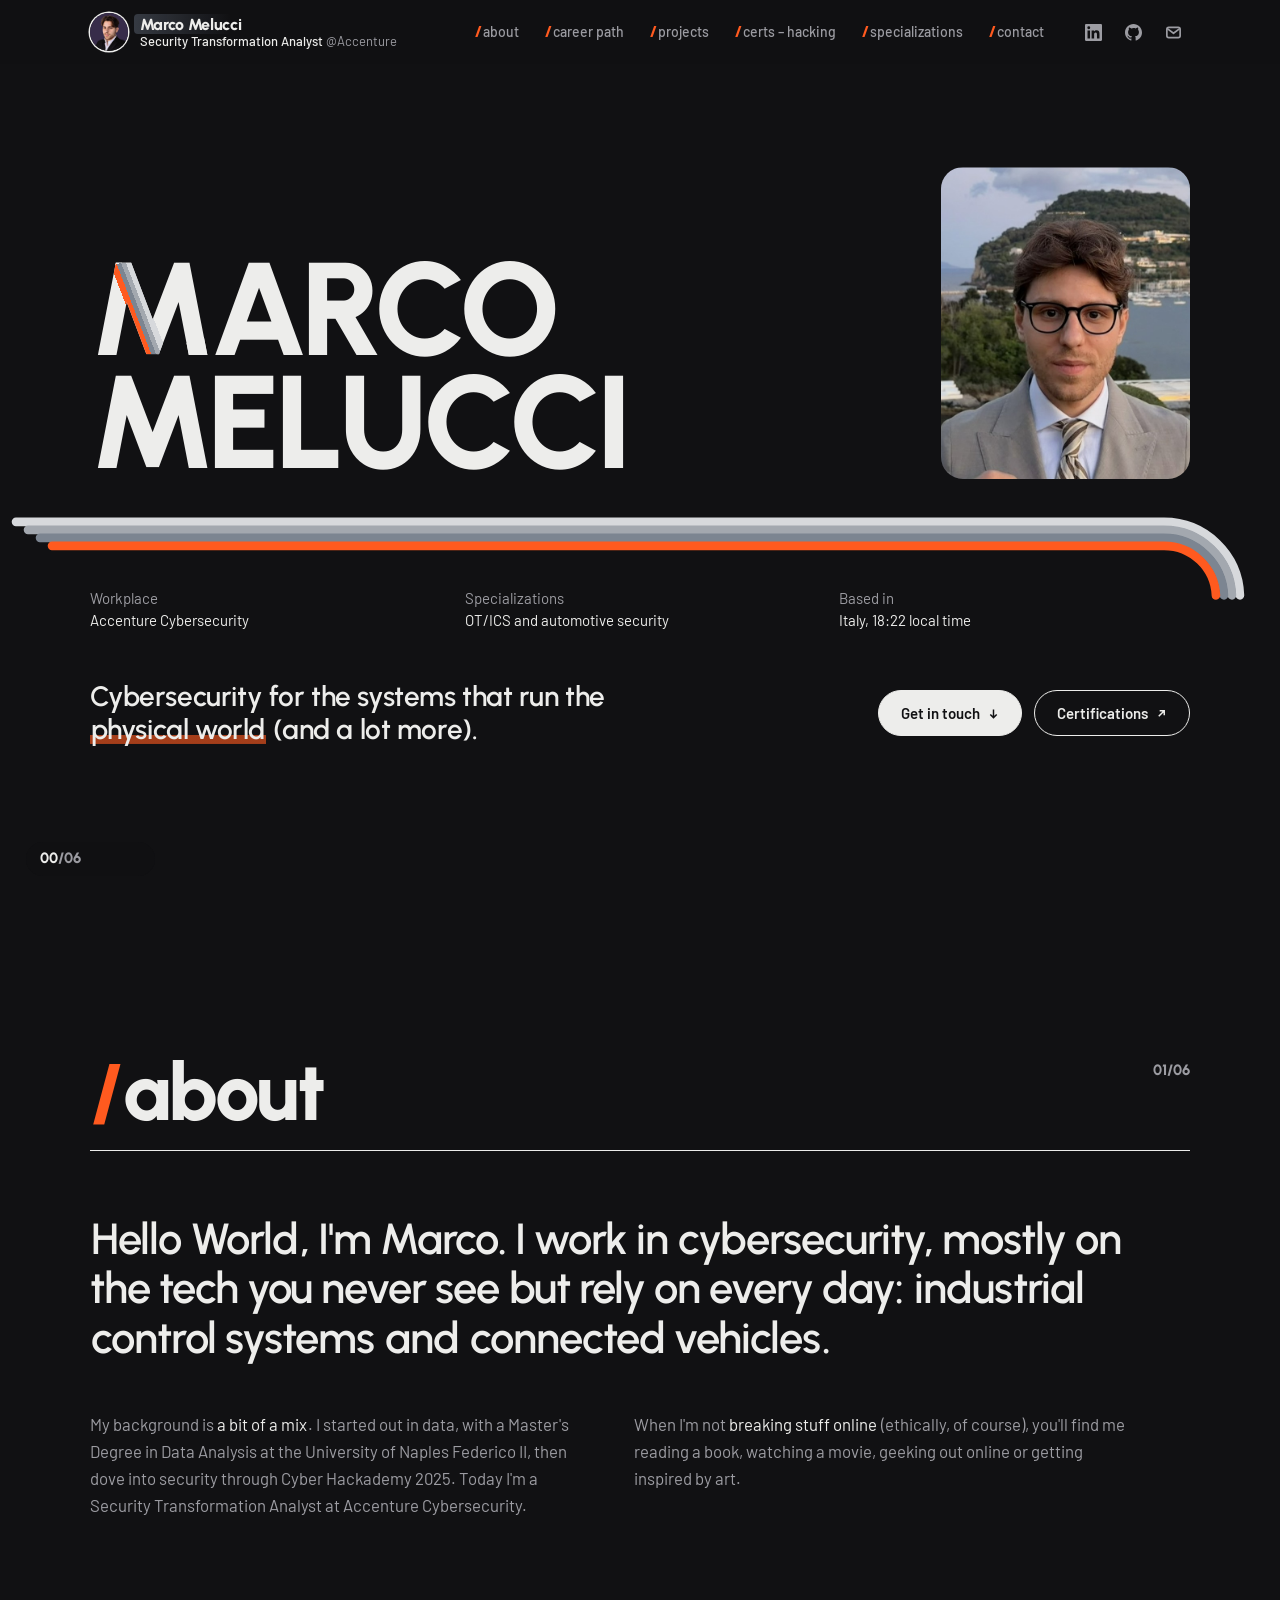
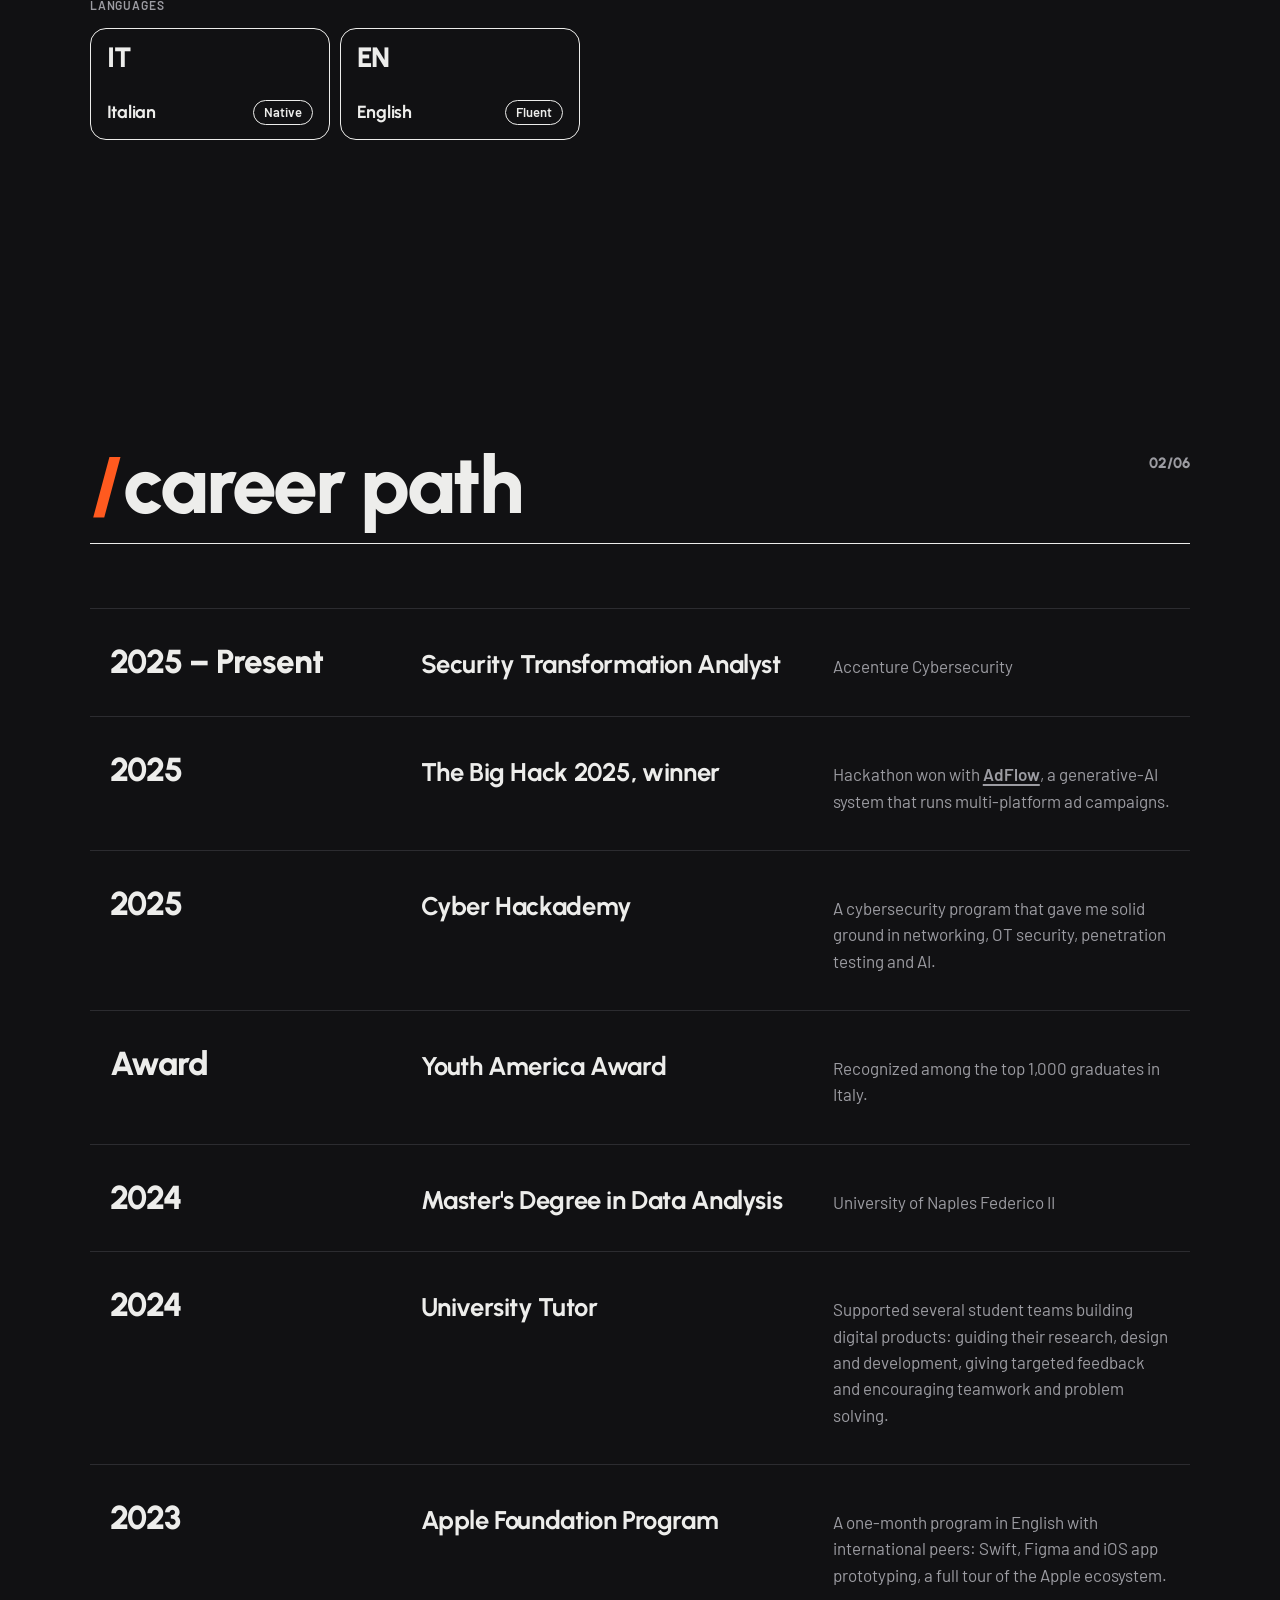
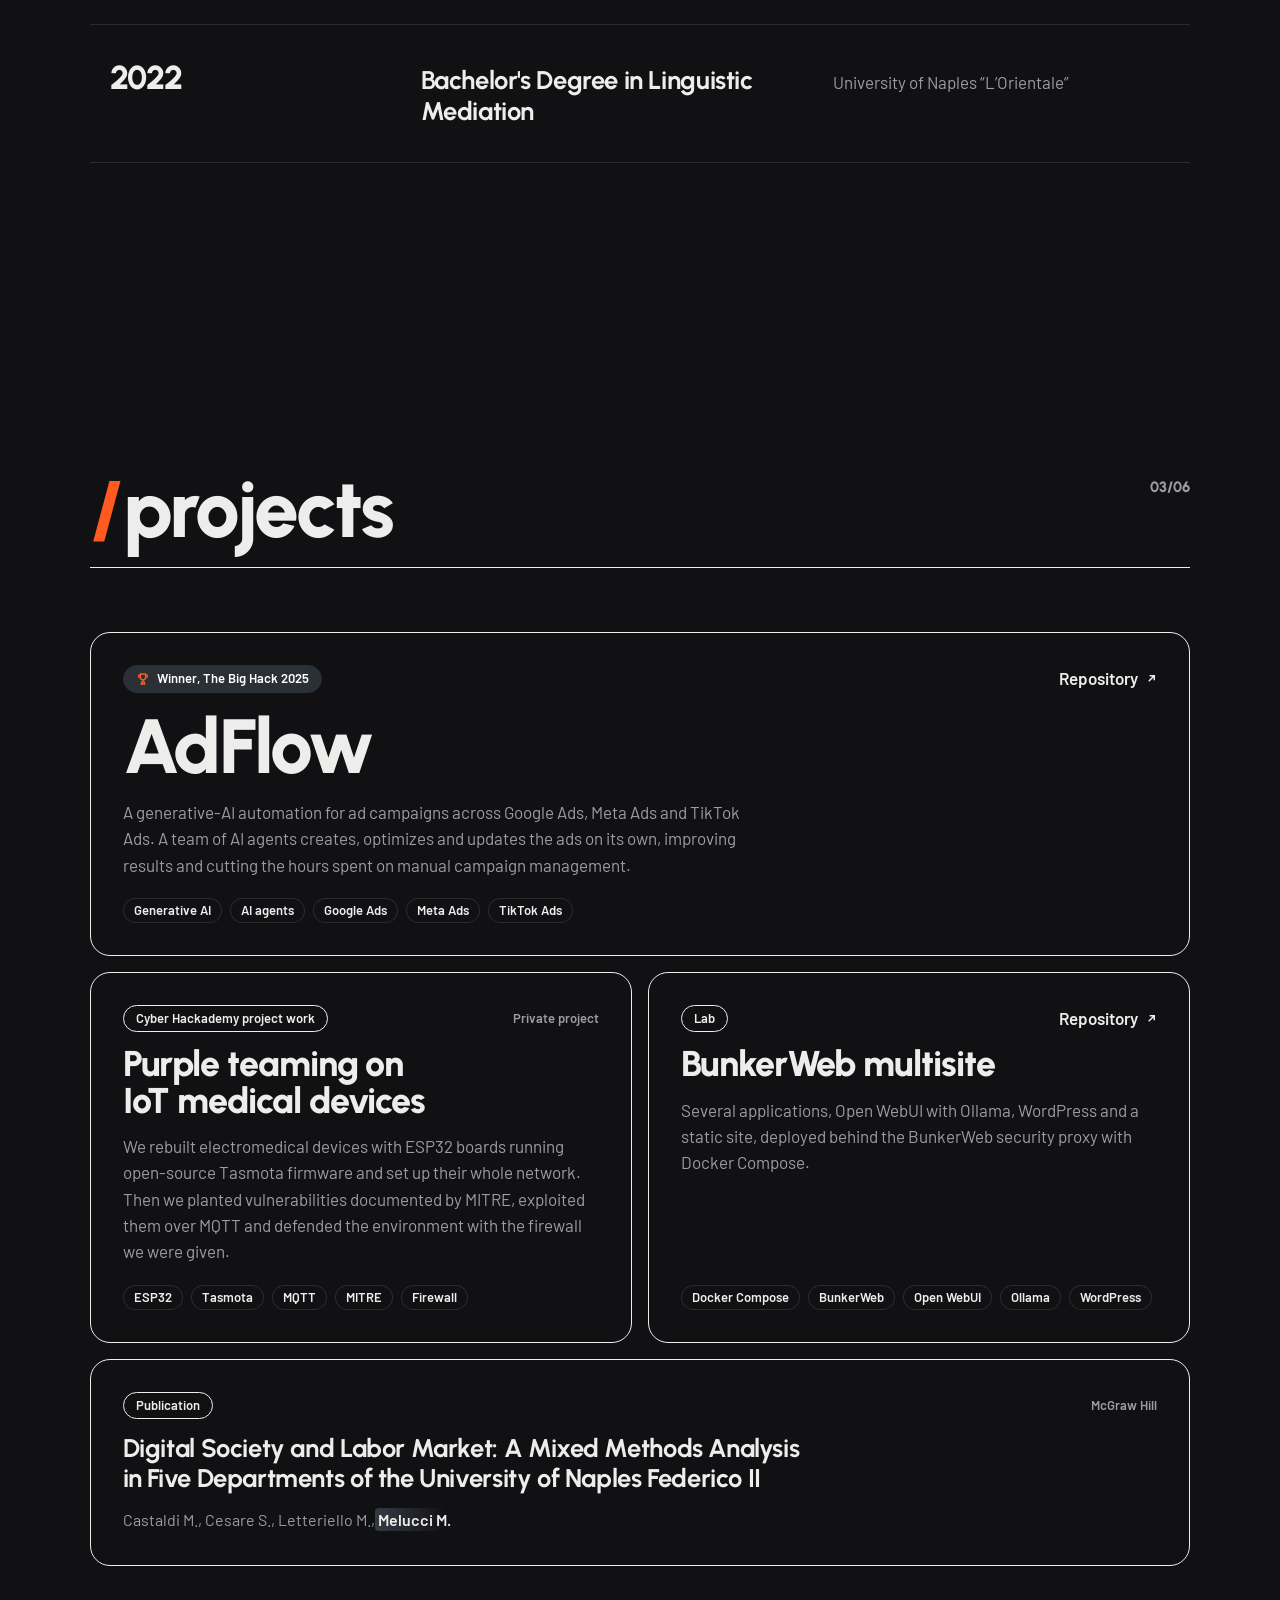
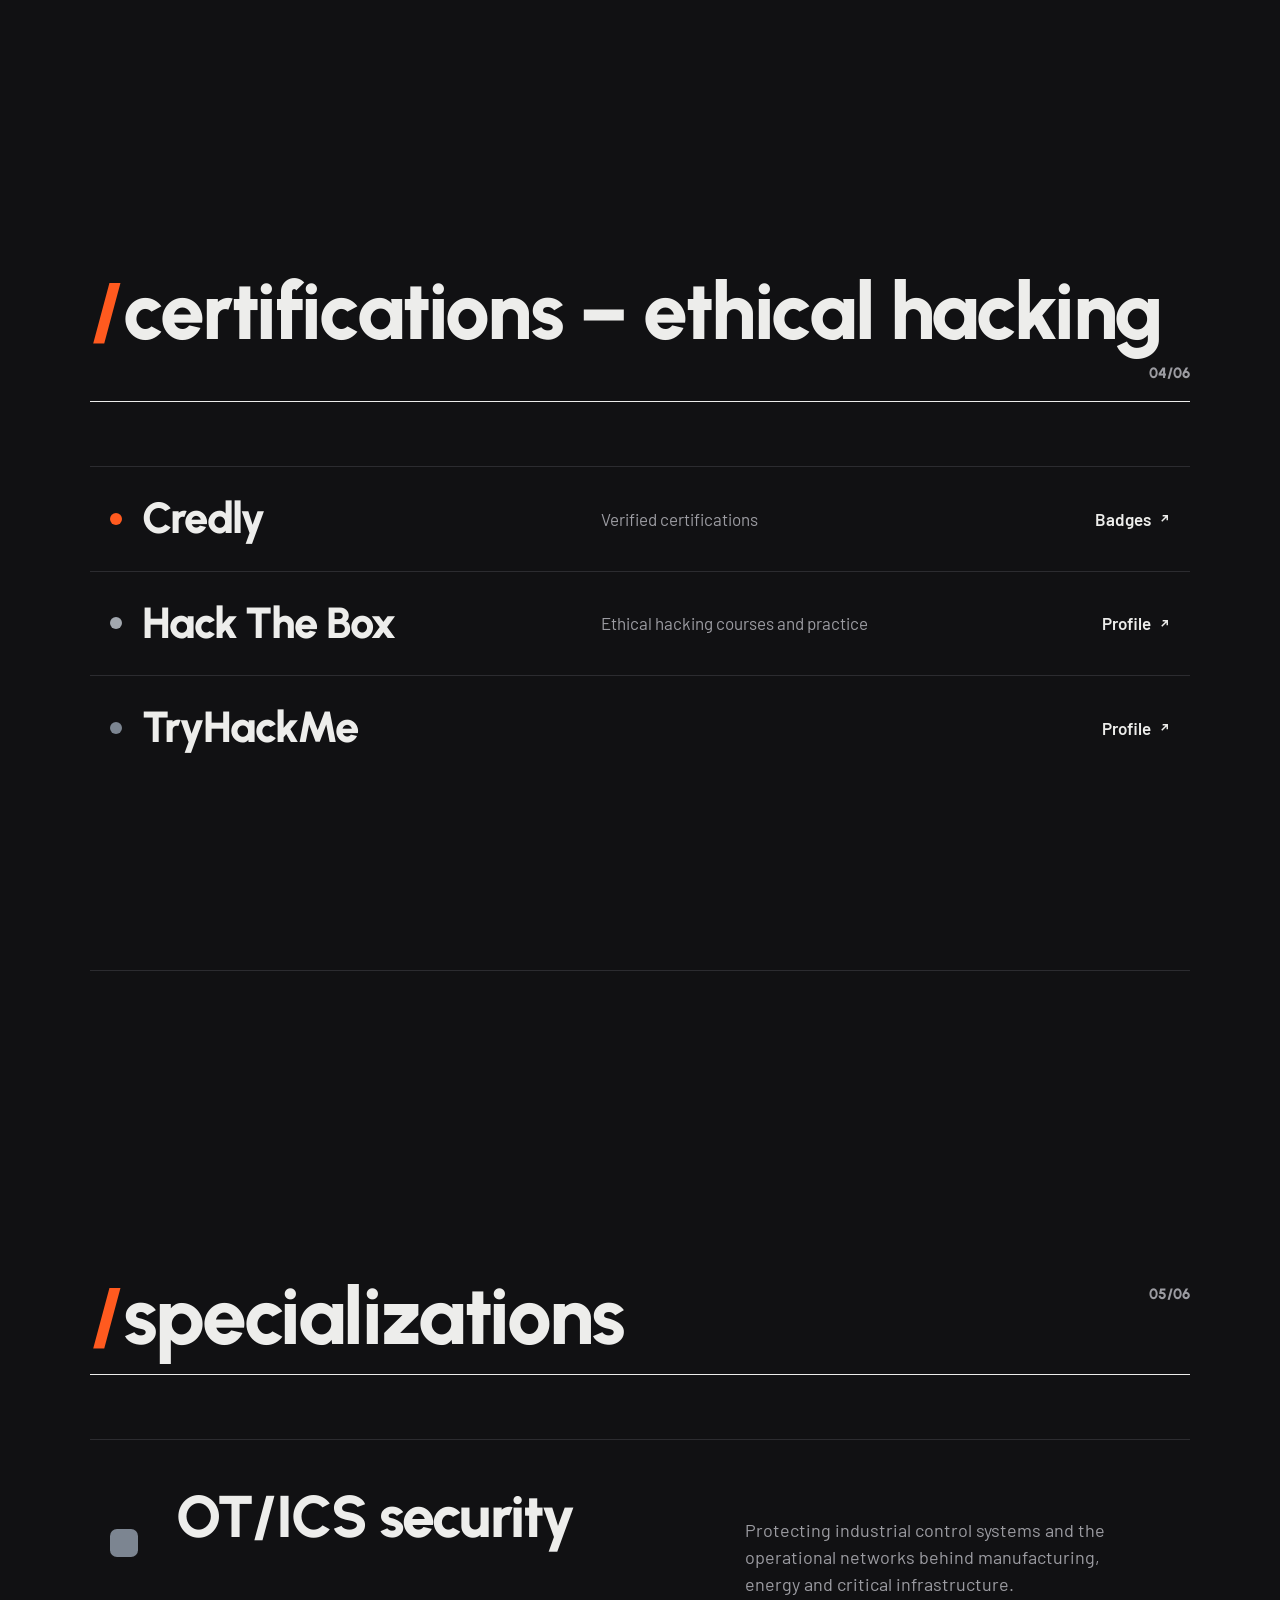
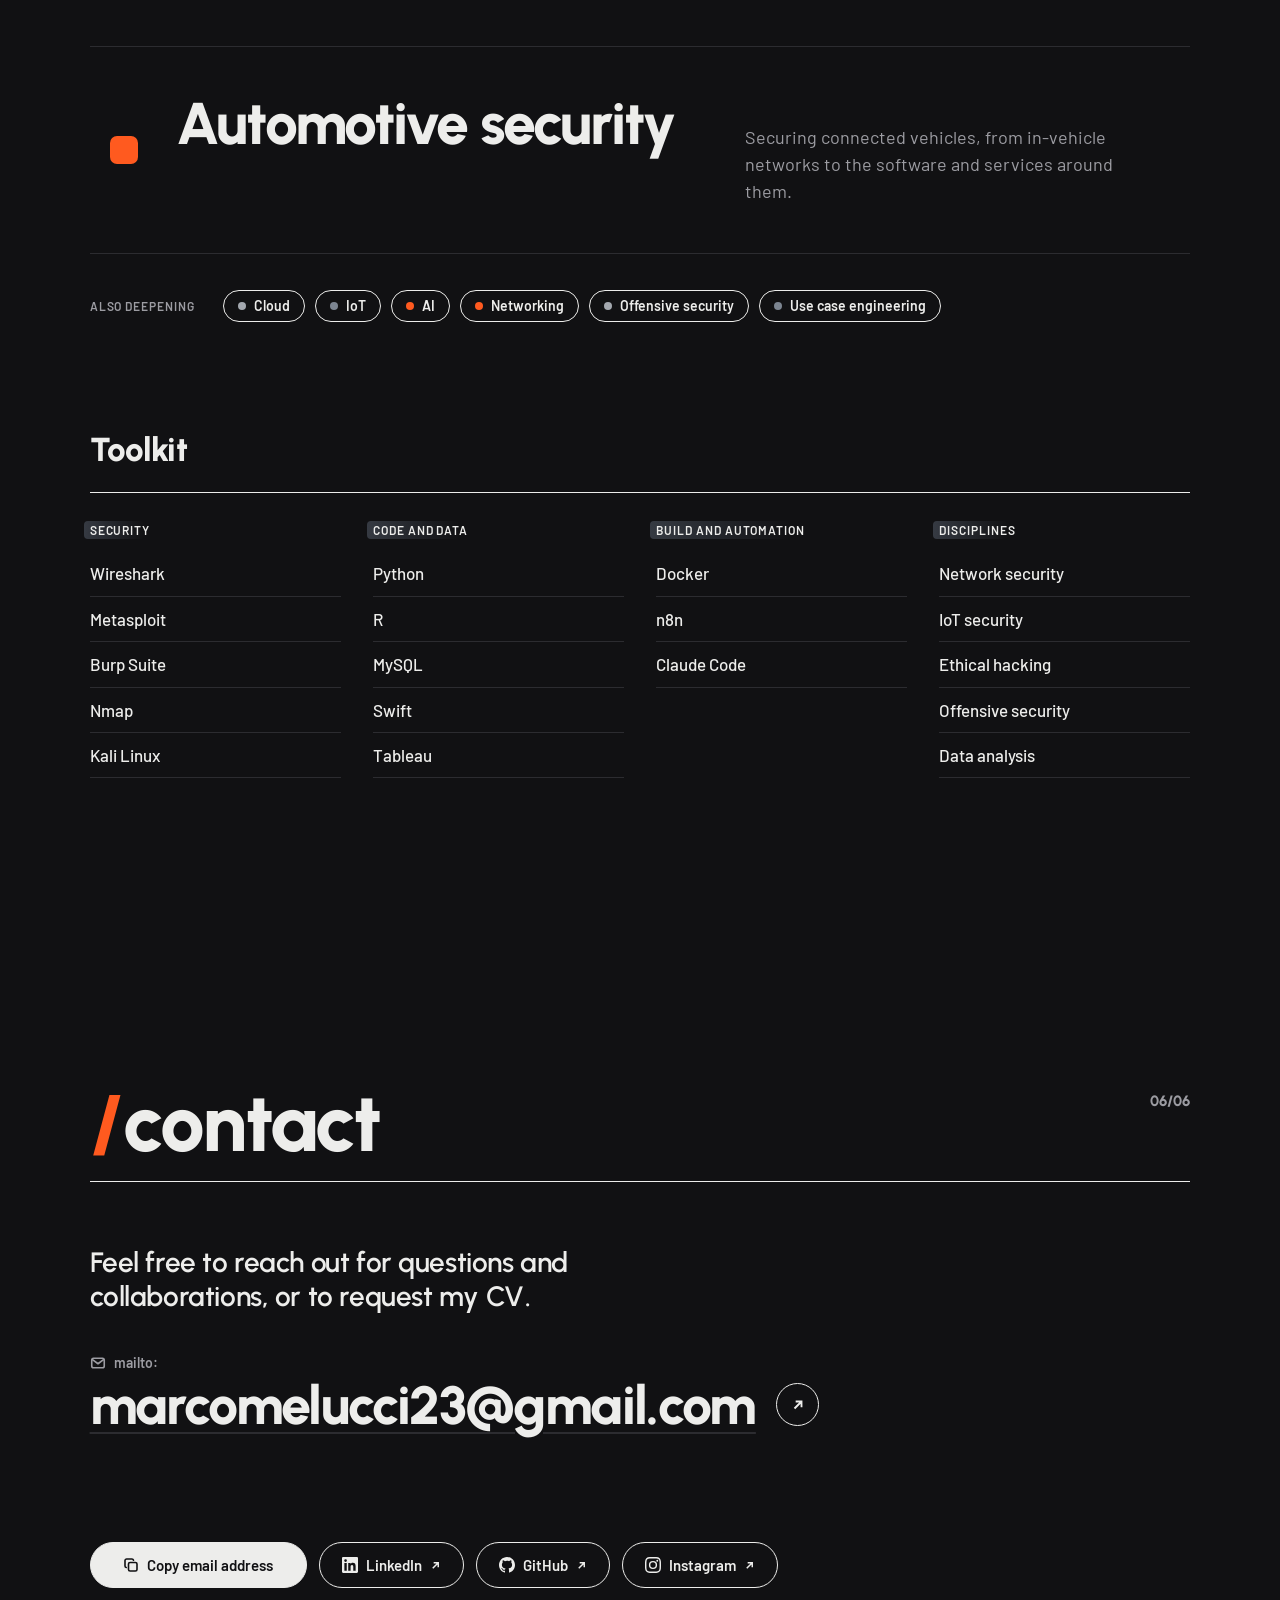
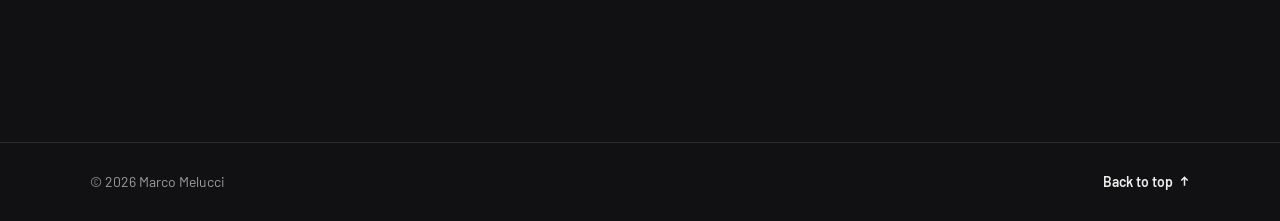
<file: index.html>
<!DOCTYPE html>
<html lang="en">
<head>
  <meta charset="UTF-8">
  <meta name="viewport" content="width=device-width, initial-scale=1, viewport-fit=cover">
  <title>Marco Melucci | Cybersecurity</title>
  <meta name="description" content="Marco Melucci, Security Transformation Analyst at Accenture Cybersecurity, focused on OT/ICS and automotive security.">
    <link rel="canonical" href="https://marcomelucci.me/">
  <meta name="theme-color" content="#111113">
  <meta name="color-scheme" content="dark">
  <meta property="og:type" content="website">
  <meta property="og:url" content="https://marcomelucci.me/">
  <meta property="og:title" content="Marco Melucci | Cybersecurity">
  <meta property="og:description" content="OT/ICS and automotive security at Accenture Cybersecurity.">
  <meta property="og:image" content="https://marcomelucci.me/assets/css/images/foto_linkedin.jpg">
  
<script type="application/ld+json">
{
  "@context": "https://schema.org",
  "@type": "Person",
  "@id": "https://marcomelucci.me/#person",
  "name": "Marco Melucci",
  "url": "https://marcomelucci.me/",
  "image": "https://marcomelucci.me/assets/css/images/Linkedin_Iphone.JPEG",
  "jobTitle": "Security Transformation Analyst",
  "worksFor": {
    "@type": "Organization",
    "name": "Accenture",
    "url": "https://www.accenture.com/"
  },
  "description": "Cybersecurity professional focused on OT/ICS Security, Automotive Cybersecurity, Cloud Security and Cybersecurity Transformation. Background in Data Analysis.",
  "alumniOf": [
    {
      "@type": "CollegeOrUniversity",
      "name": "University of Naples Federico II"
    },
    {
      "@type": "CollegeOrUniversity",
      "name": "University of Naples L'Orientale"
    }
  ],
  "knowsLanguage": [
    "Italian",
    "English"
  ],
  "knowsAbout": [
    "Cybersecurity",
    "OT/ICS Security",
    "Industrial Control Systems",
    "Automotive Cybersecurity",
    "Cloud Security",
    "Ethical Hacking",
    "Security Operations",
    "SIEM",
    "Splunk",
    "Data Analysis",
    "IoT Security",
    "Network Security",
    "Python",
    "Google Cloud"
  ],
  "sameAs": [
    "https://www.linkedin.com/in/marco-melucci-friendlyhacker",
    "https://github.com/MarcoMelucci99",
    "https://www.instagram.com/marcomelucci_",
    "https://www.credly.com/users/marcomelucci-friendlyhacker"
  ]
}
</script>

  <link rel="icon" href="data:image/svg+xml,%3Csvg xmlns='http://www.w3.org/2000/svg' viewBox='0 0 64 64'%3E%3Crect width='64' height='64' rx='14' fill='%23151517'/%3E%3Cpolygon points='11,14 13.5,14 29.75,46 27.5,46' fill='%23FF5A1F'/%3E%3Cpolygon points='13.5,14 16,14 32,46 29.75,46' fill='%237C8591'/%3E%3Cpolygon points='16,14 18.5,14 34.25,46 32,46' fill='%23A3A8AF'/%3E%3Cpolygon points='18.5,14 21,14 36.5,46 34.25,46' fill='%23D7D9DC'/%3E%3Cpolygon points='53,14 43,14 27.5,46 36.5,46' fill='%23EDEDEB'/%3E%3Crect x='11' y='14' width='9' height='36' fill='%23EDEDEB'/%3E%3Crect x='44' y='14' width='9' height='36' fill='%23EDEDEB'/%3E%3C/svg%3E">
  <link rel="preconnect" href="https://fonts.googleapis.com">
  <link rel="preconnect" href="https://fonts.gstatic.com" crossorigin>
  <link href="https://fonts.googleapis.com/css2?family=Urbanist:wght@500;600;700;800&family=Barlow:wght@400;500;600&display=swap" rel="stylesheet">
  <script>document.documentElement.classList.add('js');</script>
  <style>
    /* ------------------------------------------------------------
       Tokens: always-dark Signal theme (graphite, warm greys, one signal orange).
       ------------------------------------------------------------ */
    :root {
      color-scheme: dark;
      --paper: #111113;
      --paper-2: #1B1B1E;
      --ink: #EDEDEB;
      --ink-2: #9C9CA2;
      --rule: #2C2C30;
      /* Signal: warm greys, one signal orange */
      --signal: #FF5A1F;
      --graphite: #2B2F36;
      --s1: #A3A8AF;  /* mid grey */
      --s2: #7C8591;  /* steel */
      --s3: #FF5A1F;  /* signal */
      --s4: #FF5A1F;  /* signal */
      --orange: #FF5A1F;
      --blue: #7C8591;
      --purple: #7C8591;
      --plum: #3A3F48;  /* name box: graphite */
      --name-hl: 90%;
      --hl-mix: 62%;
      --r1: #D7D9DC;  /* light grey */
      --r2: #A3A8AF;  /* mid grey */
      --r3: #7C8591;  /* steel */
      --r4: #FF5A1F;  /* signal */
      --on-s: #15161A;
      --on-s4: #15161A;
      --display: "Urbanist", "Century Gothic", "Avenir Next", "Futura", system-ui, sans-serif;
      --text: "Barlow", system-ui, -apple-system, "Segoe UI", sans-serif;
      --ease-out: cubic-bezier(0.23, 1, 0.32, 1);
      --ease-in-out: cubic-bezier(0.77, 0, 0.175, 1);
      --header-h: 64px;
      --gutter: max(clamp(22px, 7vw, 96px), calc(env(safe-area-inset-left) + 16px), calc(env(safe-area-inset-right) + 16px));
    }

    *, *::before, *::after { box-sizing: border-box; margin: 0; padding: 0; }
    html { background: var(--paper); scrollbar-color: var(--rule) var(--paper); -webkit-text-size-adjust: 100%; }
    @media (prefers-reduced-motion: no-preference) { html { scroll-behavior: smooth; } }
    body {
      position: relative;
      overflow-x: hidden;
      font-family: var(--text);
      font-size: 1.0625rem;
      line-height: 1.55;
      color: var(--ink);
      background: var(--paper);
      -webkit-font-smoothing: antialiased;
      -moz-osx-font-smoothing: grayscale;
    }
    img { display: block; max-width: 100%; }
    ul, ol { list-style: none; }
    button { font: inherit; color: inherit; }
    a { color: inherit; }

    ::selection { background: var(--signal); color: var(--on-s); }
    :focus-visible { outline: 2px solid var(--ink); outline-offset: 3px; border-radius: 4px; }

    .sr-only {
      position: absolute; width: 1px; height: 1px; padding: 0; margin: -1px;
      overflow: hidden; clip: rect(0, 0, 0, 0); white-space: nowrap; border: 0;
    }
    .skip {
      position: fixed; top: 10px; left: 10px; z-index: 400;
      padding: 10px 16px; border-radius: 999px; background: var(--ink); color: var(--paper);
      font-weight: 600; text-decoration: none;
      transform: translateY(-200%); transition: transform 200ms var(--ease-out);
    }
    .skip:focus { transform: none; }

    .wrap { width: min(1200px, calc(100% - 2 * var(--gutter))); margin-inline: auto; }
    section[id] { scroll-margin-top: var(--header-h); }
    main, .footer { position: relative; z-index: 1; }

    .label { font-size: 0.75rem; font-weight: 600; letter-spacing: 0.08em; text-transform: uppercase; color: var(--ink-2); }
    .arrow { width: 11px; height: 11px; flex: none; transition: transform 200ms var(--ease-out); }
    .ico { width: 16px; height: 16px; flex: none; fill: currentColor; }
    .ico-stroke { fill: none; stroke: currentColor; stroke-width: 1.6; stroke-linecap: round; stroke-linejoin: round; }
    .ico-swap { position: relative; width: 16px; height: 16px; flex: none; }
    .ico-swap .ico { position: absolute; inset: 0; transition: opacity 180ms ease, transform 220ms var(--ease-out), filter 180ms ease; }
    .ico-check { opacity: 0; transform: scale(0.6); filter: blur(2px); }
    .is-copied .ico-copy { opacity: 0; transform: scale(0.6); filter: blur(2px); }
    .is-copied .ico-check { opacity: 1; transform: none; filter: none; }

    /* ---------- The ribbon: one four-stripe line that runs through the page ---------- */
    .ribbon { position: absolute; left: 0; top: 0; z-index: 0; pointer-events: none; }
    .ribbon path { fill: none; stroke-linecap: round; stroke-linejoin: round; }
    .ribbon path:nth-child(1) { stroke: var(--r1); }
    .ribbon path:nth-child(2) { stroke: var(--r2); }
    .ribbon path:nth-child(3) { stroke: var(--r3); }
    .ribbon path:nth-child(4) { stroke: var(--r4); }
    .ribbon-anchor { height: 32px; margin-block: clamp(24px, 3vw, 40px); }
    @media (max-width: 759px) { .ribbon-anchor { height: 12px; } }

    /* ---------- Buttons ---------- */
    .btn {
      display: inline-flex; align-items: center; justify-content: center; gap: 8px;
      height: 46px; padding: 0 22px;
      border: 1.5px solid var(--ink); border-radius: 999px;
      background: transparent; color: var(--ink);
      font-size: 0.9375rem; font-weight: 600; text-decoration: none;
      cursor: pointer; -webkit-tap-highlight-color: transparent;
      transition: background-color 200ms ease, border-color 200ms ease, color 200ms ease, transform 160ms var(--ease-out);
    }
    .btn:active { transform: scale(0.97); }
    .btn-ink { background: var(--ink); color: var(--paper); }
    .btn-sm { height: 36px; padding: 0 16px; font-size: 0.875rem; }
    @media (hover: hover) and (pointer: fine) {
      .btn:hover { background: var(--ink); color: var(--paper); }
      .btn-ink:hover { background: var(--s4); border-color: var(--s4); color: var(--on-s); }
      a:hover .arrow { transform: translate(2px, -2px); }
      a:hover .arrow-down { transform: translateY(2px); }
      a:hover .arrow-up { transform: translateY(-2px); }
    }

    /* ---------- Loader ---------- */
    .loader { display: none; }
    .js .loader {
      position: fixed; inset: 0; z-index: 300;
      display: flex; align-items: flex-end;
      padding-bottom: clamp(32px, 6vw, 72px);
      background: var(--paper);
      clip-path: inset(0 0 0 0);
      animation: loaderFailsafe 0s linear 4s forwards;
    }
    .js .loader.is-out { clip-path: inset(0 0 100% 0); transition: clip-path 800ms var(--ease-in-out); }
    @keyframes loaderFailsafe { to { visibility: hidden; } }
    .loader-inner { display: grid; grid-template-columns: minmax(0, 1fr) auto; align-items: end; gap: 24px; }
    .loader-label { font-size: 0.875rem; line-height: 1.45; color: var(--ink-2); }
    .loader-label strong { color: var(--ink); font-weight: 600; }
    .loader-count {
      font-family: var(--display); font-weight: 800;
      font-size: clamp(5rem, 16vw, 14rem); line-height: 0.8; letter-spacing: -0.03em;
      font-variant-numeric: tabular-nums;
    }
    .loader-count .d { display: inline-block; width: 0.62em; text-align: center; }
    .loader-pct { font-size: 0.28em; vertical-align: top; margin-left: 0.08em; }
    .loader-bars { grid-column: 1 / -1; display: grid; margin-top: 24px; }
    .loader-bars span { display: block; height: 10px; background: var(--c); transform: scaleX(0); transform-origin: left; }

    /* ---------- Header ---------- */
    .site-header {
      position: fixed; inset: 0 0 auto; z-index: 60;
      height: var(--header-h);
      background: color-mix(in srgb, var(--paper) 86%, transparent);
      -webkit-backdrop-filter: blur(12px); backdrop-filter: blur(12px);
    }
    .header-inner { height: 100%; display: flex; align-items: center; gap: 32px; }
    .brand { display: flex; align-items: center; gap: 12px; min-width: 0; margin-right: auto; text-decoration: none; }
    .brand-avatar {
      position: relative; flex: none;
      display: grid; place-items: center;
      width: 38px; height: 38px; overflow: hidden; border-radius: 50%;
      background: var(--paper-2); box-shadow: 0 0 0 1.5px var(--ink);
      font-family: var(--display); font-size: 0.75rem; font-weight: 800; color: var(--ink-2);
    }
    .brand-avatar img { position: absolute; inset: 0; width: 100%; height: 100%; object-fit: cover; }
    .brand-text { display: grid; min-width: 0; line-height: 1.2; }
    .brand-name { font-family: var(--display); font-size: 1rem; font-weight: 800; letter-spacing: -0.02em; }
    .brand-hl { position: relative; isolation: isolate; }
    .brand-hl::before {
      content: ""; position: absolute; z-index: -1;
      left: -6px; width: calc(90% + 6px); top: -0.02em; bottom: -0.04em;
      border-radius: 4px;
      background: linear-gradient(90deg, color-mix(in srgb, var(--plum) var(--name-hl, 45%), transparent), transparent);
      transform-origin: left;
    }
    .js .brand-hl::before { transform: scaleX(0); }
    .js.is-ready .brand-hl::before {
      transform: none;
      transition: transform 700ms var(--ease-out) 600ms;
    }
    .brand-role { overflow: hidden; font-size: 0.8125rem; color: var(--ink-2); white-space: nowrap; text-overflow: ellipsis; }
    .brand-title { color: var(--ink); font-weight: 500; }
    @media (max-width: 480px) {
      .brand-org { display: none; }
      .header-inner { gap: 14px; }
      .brand { gap: 10px; }
      .brand-role { font-size: 0.75rem; }
      .menu-btn { padding: 0 14px; }
    }
    .nav ol { display: flex; gap: 26px; }
    .nav a {
      position: relative; display: flex; align-items: baseline; gap: 1px;
      padding: 6px 0; font-size: 0.875rem; font-weight: 500; text-decoration: none; color: var(--ink-2);
      transition: color 200ms ease;
    }
    .slash { color: var(--signal); font-weight: 800; }
    .nav a::after {
      content: ""; position: absolute; left: 0; right: 0; bottom: 0; height: 3px;
      background: linear-gradient(90deg, var(--r1) 0 25%, var(--r2) 25% 50%, var(--r3) 50% 75%, var(--r4) 75%);
      transform: scaleX(0); transform-origin: left;
      transition: transform 300ms var(--ease-out);
    }
    .nav a[aria-current] { color: var(--ink); }
    .nav a[aria-current]::after { transform: scaleX(1); }
    .socials { display: flex; align-items: center; gap: 6px; }
    .socials a {
      display: grid; place-items: center;
      width: 34px; height: 34px; border-radius: 50%;
      color: var(--ink-2);
      transition: color 200ms ease, background-color 200ms ease, transform 160ms var(--ease-out);
    }
    .socials a:active { transform: scale(0.92); }
    .socials .ico { width: 17px; height: 17px; }
    .menu-btn { display: none; }
    @media (hover: hover) and (pointer: fine) {
      .nav a:hover { color: var(--ink); }
      .socials a:hover { background: var(--c); color: var(--on-s); }
    }
    @media (max-width: 1200px) {
      .nav, .socials { display: none; }
      .menu-btn { display: inline-flex; }
    }

    /* Mobile menu */
    .menu { display: none; }
    @media (max-width: 1200px) {
      .menu {
        position: fixed; inset: var(--header-h) 0 0; z-index: 58;
        overflow-y: auto; overscroll-behavior: contain;
        display: block; padding: 16px var(--gutter) 32px;
        background: var(--paper);
        visibility: hidden; clip-path: inset(0 0 100% 0);
        transition: clip-path 500ms var(--ease-in-out), visibility 0s linear 500ms;
      }
      .menu.open { visibility: visible; clip-path: inset(0); transition: clip-path 500ms var(--ease-in-out), visibility 0s; }
      .menu li a {
        display: flex; align-items: baseline; gap: 2px;
        padding: 14px 0; border-bottom: 1px solid var(--rule);
        font-family: var(--display); font-weight: 800; font-size: clamp(2rem, 9vw, 3rem);
        letter-spacing: -0.03em; line-height: 1.1; text-decoration: none;
      }
      .menu li { opacity: 0; transform: translateY(12px); }
      .menu.open li {
        opacity: 1; transform: none;
        transition: opacity 400ms var(--ease-out), transform 400ms var(--ease-out);
        transition-delay: calc(var(--i) * 45ms + 150ms);
      }
      .menu-socials { display: flex; gap: 24px; margin-top: 28px; }
      .menu-socials a { font-weight: 600; text-decoration: none; }
    }

    /* Chapter odometer */
    .chapter {
      position: fixed; left: clamp(16px, 2vw, 28px); bottom: clamp(16px, 2vw, 24px); z-index: 55;
      display: flex; align-items: center; gap: 10px;
      padding: 7px 14px; border-radius: 999px;
      background: color-mix(in srgb, var(--paper) 86%, transparent);
      -webkit-backdrop-filter: blur(8px); backdrop-filter: blur(8px);
      font-size: 0.8125rem; font-weight: 600; pointer-events: none;
    }
    .odo { display: inline-flex; font-family: var(--display); font-weight: 800; font-size: 0.9375rem; line-height: 1; font-variant-numeric: tabular-nums; }
    .roll { display: inline-block; height: 1em; overflow: hidden; }
    .roll-col { display: flex; flex-direction: column; transition: transform 600ms var(--ease-out); }
    .roll-col span { display: block; height: 1em; line-height: 1; }
    .odo-total { color: var(--ink-2); }
    .chapter-name { transition: opacity 160ms ease, filter 160ms ease; }
    .chapter-name.is-swapping { opacity: 0; filter: blur(3px); }
    .js .chapter { opacity: 0; }
    .js.is-ready .chapter { opacity: 1; transition: opacity 600ms ease 700ms; }
    .js.is-ready .chapter.is-hidden { opacity: 0; transition: opacity 250ms ease; }
    @media (max-width: 980px) { .chapter { display: none; } }

    /* ---------- Hero ---------- */
    .hero {
      min-height: 100vh;
      min-height: 100svh;
      display: flex; flex-direction: column; justify-content: center;
      padding: calc(var(--header-h) + 40px) 0 clamp(48px, 7vw, 96px);
    }
    .hero-meta {
      display: grid; grid-template-columns: repeat(3, minmax(0, 1fr)); gap: 16px 24px;
      font-size: 0.9375rem; line-height: 1.45;
    }
    .hero-bottom { margin-top: clamp(28px, 4vw, 48px); }
    .hero-meta .k { color: var(--ink-2); }
    .hero-main {
      display: grid; grid-template-columns: minmax(0, 1fr) auto;
      align-items: end; gap: clamp(24px, 4vw, 56px);
    }
    .wordmark {
      font-family: var(--display); font-weight: 800;
      font-size: clamp(3.3rem, 10.3vw, 9.75rem); line-height: 0.86; letter-spacing: -0.035em;
      text-transform: uppercase;
    }
    .hero-photo {
      position: relative;
      width: clamp(180px, 19.5vw, 265px); aspect-ratio: 4 / 5;
      overflow: hidden; border-radius: 22px;
      background: var(--paper-2);
    }
    .hero-photo img {
      position: absolute; inset: 0; width: 100%; height: 100%;
      object-fit: cover; object-position: 50% 30%;
    }
    .hero-photo-fallback {
      position: absolute; inset: 0; display: grid; place-items: center;
      font-family: var(--display); font-weight: 800; font-size: clamp(3rem, 6vw, 5rem); color: var(--ink-2);
    }
    .js .hero-photo { clip-path: inset(100% 0 0 0); }
    .js .hero-photo img { transform: scale(1.08); }
    .js.is-ready .hero-photo { clip-path: inset(0); transition: clip-path 1100ms var(--ease-out) 120ms; }
    .js.is-ready .hero-photo img { transform: none; transition: transform 1500ms var(--ease-out) 120ms; }
    @media (max-width: 759px) {
      .hero-main { grid-template-columns: 1fr; gap: 24px; }
      .hero-photo { order: -1; width: min(47vw, 190px); border-radius: 18px; }
    }
    .wordmark .line { display: block; overflow: hidden; padding-bottom: 0.06em; margin-bottom: -0.06em; }
    .wordmark .line > span { display: block; }
    .js .wordmark .line > span { transform: translateY(105%); }
    .js.is-ready .wordmark .line > span { transform: none; transition: transform 1100ms var(--ease-out); }
    .js.is-ready .wordmark .line:nth-child(2) > span { transition-delay: 90ms; }

    .hero-bottom { display: flex; flex-wrap: wrap; align-items: center; justify-content: space-between; gap: 20px 32px; }
    .hero-lede {
      max-width: 36ch;
      font-family: var(--display); font-weight: 600;
      font-size: clamp(1.25rem, 2.2vw, 1.75rem); line-height: 1.2; letter-spacing: -0.015em;
    }
    .hero-actions { display: flex; flex-wrap: wrap; align-items: center; gap: 12px; }
    .js .hero-fade { opacity: 0; transform: translateY(10px); }
    .js.is-ready .hero-fade {
      opacity: 1; transform: none;
      transition: opacity 800ms var(--ease-out), transform 800ms var(--ease-out);
      transition-delay: var(--d, 0ms);
    }
    @media (max-width: 759px) {
      .hero-meta { grid-template-columns: 1fr 1fr; }
      .hero-meta > :last-child { grid-column: 1 / -1; }
    }

    /* Short screens (phones in landscape, zoomed-in laptops): let the hero size to its content */
    @media (max-height: 560px) and (orientation: landscape) {
      .hero { min-height: 0; padding-top: calc(var(--header-h) + 24px); }
      .hero-main { grid-template-columns: minmax(0, 1fr) auto; }
      .hero-photo { order: 0; width: clamp(120px, 18vw, 180px); }
      .wordmark { font-size: clamp(2.6rem, 8vw, 5rem); }
      .loader-count { font-size: clamp(3.5rem, 14vh, 7rem); }
    }
    /* Very narrow screens (small phones, 400% zoom) */
    @media (max-width: 360px) {
      .hero-meta { grid-template-columns: 1fr; }
      .hero-meta > :last-child { grid-column: auto; }
      .lang-list { grid-template-columns: 1fr; }
      .btn { padding: 0 18px; }
      #copyBtn { min-width: 0; }
    }

    /* ---------- Chapters ---------- */
    .chapter-sec { padding-block: clamp(96px, 12vw, 176px); }
    .chap-head {
      display: flex; flex-wrap: wrap; align-items: flex-start; gap: 8px clamp(14px, 2vw, 24px);
      padding-bottom: 20px; margin-bottom: clamp(40px, 5vw, 72px);
      border-bottom: 1.5px solid var(--ink);
    }
    .chap-num {
      margin-left: auto; padding-top: 0.6em; flex: none;
      font-family: var(--display); font-weight: 800; font-size: 0.9375rem; line-height: 1;
      color: var(--ink-2); font-variant-numeric: tabular-nums;
    }
    .chap-title { min-width: 0; overflow-wrap: break-word; font-family: var(--display); font-weight: 800; font-size: clamp(1.6rem, 8vw, 5rem); line-height: 0.95; letter-spacing: -0.03em; text-wrap: balance; }
    .chap-title .slash { margin-right: 0.02em; }

    /* About */
    .about-grid { max-width: 1040px; }
    .statement {
      font-family: var(--display); font-weight: 600;
      font-size: clamp(1.75rem, 3.4vw, 3rem); line-height: 1.14; letter-spacing: -0.022em;
      text-wrap: pretty;
    }
    .hl {
      color: inherit;
      background-color: transparent;
      background-image: linear-gradient(color-mix(in srgb, var(--signal) var(--hl-mix), transparent), color-mix(in srgb, var(--signal) var(--hl-mix), transparent));
      background-repeat: no-repeat;
      background-position: 0 90%;
      background-size: 100% 0.32em;
      -webkit-box-decoration-break: clone; box-decoration-break: clone;
      padding: 0 0.04em;
    }
    .js .hl { background-size: 0% 0.32em; }
    .js [data-hl].in .hl {
      background-size: 100% 0.32em;
      transition: background-size 900ms var(--ease-out);
      transition-delay: calc(var(--i) * 180ms + 100ms);
    }
    .facts {
      display: grid; grid-template-columns: repeat(3, minmax(0, 1fr)); gap: 28px;
      margin-top: clamp(40px, 5vw, 64px); padding-top: 24px; border-top: 1px solid var(--rule);
    }
    .facts p:not(.label) { margin-top: 8px; font-size: 1rem; line-height: 1.5; }
    @media (max-width: 900px) {
      .facts { grid-template-columns: 1fr; gap: 20px; }
    }

    /* Rows that fill with their section colour on hover */
    .fill-row { position: relative; isolation: isolate; }
    .fill-row::before {
      content: ""; position: absolute; inset: 0; z-index: -1;
      background: var(--fill);
      transform: scaleX(0); transform-origin: left;
      transition: transform 450ms var(--ease-out);
    }
    .fill-row, .fill-row .focus-text, .fill-row .path-where { transition: color 250ms ease; }
    @media (hover: hover) and (pointer: fine) {
      .fill-row:hover::before { transform: scaleX(1); }
      .fill-row:hover, .fill-row:hover .focus-text, .fill-row:hover .path-where { color: var(--on-s); }
      .fill-row:hover .swatch { background: var(--on-s); }
    }

    /* About body + languages */
    .about-body {
      display: grid; grid-template-columns: repeat(2, minmax(0, 1fr)); gap: 20px 48px;
      max-width: 1040px; margin-top: clamp(28px, 4vw, 48px);
      font-size: clamp(1.05rem, 1.3vw, 1.2rem); line-height: 1.6; color: var(--ink-2);
      text-wrap: pretty;
    }
    .about-body .hl { color: var(--ink); }
    .langs { margin-top: clamp(48px, 6vw, 80px); }
    .lang-list { display: grid; grid-template-columns: repeat(2, minmax(0, 240px)); gap: 10px; margin-top: 14px; }
    .lang {
      position: relative; isolation: isolate; overflow: hidden;
      display: grid; grid-template-columns: minmax(0, 1fr) auto; align-items: end; gap: 28px 12px;
      min-height: 112px; padding: 14px 16px; gap: 18px 10px;
      border: 1.5px solid var(--ink); border-radius: 16px;
      transition: color 250ms ease, border-color 250ms ease;
    }
    .lang::before {
      content: ""; position: absolute; inset: 0; z-index: -1;
      background: var(--c);
      transform: translateY(101%);
      transition: transform 450ms var(--ease-out);
    }
    .lang-code { grid-column: 1 / -1; align-self: start; font-family: var(--display); font-weight: 800; font-size: 1.75rem; line-height: 1; letter-spacing: -0.03em; }
    .lang-name { font-family: var(--display); font-weight: 700; font-size: 1.1rem; letter-spacing: -0.015em; }
    .lang-level { padding: 5px 10px; border: 1.5px solid currentColor; border-radius: 999px; font-size: 0.8125rem; font-weight: 600; line-height: 1; }
    @media (hover: hover) and (pointer: fine) {
      .lang:hover::before { transform: none; }
      .lang:hover { color: var(--on-s); border-color: var(--c); }
    }
    @media (max-width: 760px) {
      .about-body { grid-template-columns: 1fr; }
      .lang-list { grid-template-columns: 1fr 1fr; }
      .lang { min-height: 100px; padding: 12px 14px; }
      .lang-code { font-size: 1.5rem; }
    }

    /* The first stroke of the M in MARCO carries the four stripes */
    @property --m-grow { syntax: '<number>'; inherits: false; initial-value: 1; }
    .m-mark { display: inline-block; }
    .m-mark.m-ready {
      color: transparent; -webkit-text-fill-color: transparent;
      background-image:
        linear-gradient(var(--m-a2),
          var(--ink) 0 var(--m-t0),
          transparent var(--m-t0) calc(var(--m-t0) + var(--m-len) * var(--m-grow)),
          var(--ink) calc(var(--m-t0) + var(--m-len) * var(--m-grow))),
        linear-gradient(var(--m-a1),
          transparent 0 var(--m-b0),
          var(--r4) var(--m-b0) var(--m-b1), var(--r3) var(--m-b1) var(--m-b2),
          var(--r2) var(--m-b2) var(--m-b3), var(--r1) var(--m-b3) var(--m-b4),
          transparent var(--m-b4)),
        linear-gradient(var(--ink), var(--ink));
      -webkit-background-clip: text; background-clip: text;
    }
    .js .m-mark.m-ready { --m-grow: 0; }
    .js.is-ready .m-mark.m-ready { --m-grow: 1; transition: --m-grow 900ms var(--ease-out) 900ms; }

    /* Focus */
    .focus-list { border-top: 1px solid var(--rule); }
    .focus-item {
      padding-inline: clamp(12px, 1.6vw, 20px);
      display: grid; grid-template-columns: auto minmax(0, 5fr) minmax(0, 4fr);
      gap: clamp(20px, 3vw, 48px); align-items: baseline;
      padding-block: clamp(28px, 4vw, 48px); border-bottom: 1px solid var(--rule);
    }
    .swatch { align-self: center; width: 28px; height: 28px; border-radius: 7px; background: var(--c); }
    .focus-title { font-family: var(--display); font-weight: 800; font-size: clamp(2rem, 4.6vw, 4rem); line-height: 1; letter-spacing: -0.03em; }
    .focus-text { max-width: 40ch; font-size: 1.125rem; line-height: 1.5; color: var(--ink-2); }
    .also { display: flex; flex-wrap: wrap; align-items: center; gap: 14px 28px; margin-top: 36px; }
    .also ul { display: flex; flex-wrap: wrap; gap: 10px; }
    .tag {
      display: inline-flex; align-items: center; gap: 8px;
      padding: 8px 14px; border: 1.5px solid var(--ink); border-radius: 999px;
      font-size: 0.875rem; font-weight: 600; line-height: 1;
      transition: background-color 200ms ease, border-color 200ms ease, color 200ms ease;
    }
    .tag::before { content: ""; width: 8px; height: 8px; border-radius: 50%; background: var(--c); transition: background-color 200ms ease; }
    @media (hover: hover) and (pointer: fine) {
      .tag:hover { background: var(--c); border-color: var(--c); color: var(--on-s); }
      .tag:hover::before { background: var(--on-s); }
    }
    @media (max-width: 760px) {
      .focus-item { grid-template-columns: auto minmax(0, 1fr); row-gap: 14px; }
      .focus-text { grid-column: 2; }
    }

    /* Path */
    .path { border-top: 1px solid var(--rule); }
    .path-row {
      padding-inline: clamp(12px, 1.6vw, 20px);
      display: grid; grid-template-columns: minmax(0, 3.4fr) minmax(0, 4.6fr) minmax(0, 4fr);
      gap: 24px; align-items: baseline;
      padding-block: clamp(22px, 3vw, 36px); border-bottom: 1px solid var(--rule);
    }
    .path-when { text-wrap: balance; font-family: var(--display); font-weight: 800; font-size: clamp(1.5rem, 2.6vw, 2.25rem); line-height: 1; letter-spacing: -0.03em; font-variant-numeric: tabular-nums; }
    .path-what { font-family: var(--display); font-weight: 700; font-size: clamp(1.25rem, 2vw, 1.6rem); line-height: 1.2; letter-spacing: -0.015em; }
    .path-where { color: var(--ink-2); }
    @media (max-width: 760px) { .path-row { grid-template-columns: 1fr; gap: 6px; } }

    /* Practice rows */
    .rows { border-top: 1px solid var(--rule); }
    .row {
      position: relative; isolation: isolate;
      display: grid; grid-template-columns: 12px minmax(0, 1fr) minmax(0, 1fr) 110px;
      gap: 20px; align-items: center;
      padding: clamp(20px, 2.6vw, 30px) clamp(12px, 1.6vw, 20px);
      border-bottom: 1px solid var(--rule);
      color: var(--ink); text-decoration: none;
      transition: color 250ms ease;
    }
    .row::before {
      content: ""; position: absolute; inset: 0; z-index: -1;
      background: var(--fill);
      transform: scaleX(0); transform-origin: left;
      transition: transform 450ms var(--ease-out);
    }
    .row-dot { width: 12px; height: 12px; border-radius: 50%; background: var(--fill); transition: background-color 250ms ease; }
    .row-title { font-family: var(--display); font-weight: 800; font-size: clamp(1.6rem, 3.4vw, 2.75rem); line-height: 1; letter-spacing: -0.03em; }
    .row-meta { color: var(--ink-2); transition: color 250ms ease; }
    .row-cta { display: inline-flex; align-items: center; justify-self: end; gap: 8px; font-weight: 600; }
    a.row:focus-visible { outline-offset: -3px; }
    a.row:focus-visible::before { transform: scaleX(1); }
    a.row:focus-visible, a.row:focus-visible .row-meta { color: var(--on, var(--on-s)); }
    @media (hover: hover) and (pointer: fine) {
      a.row:hover::before { transform: scaleX(1); }
      a.row:hover, a.row:hover .row-meta { color: var(--on, var(--on-s)); }
      a.row:hover .row-dot { background: var(--on, var(--on-s)); }
    }
    @media (max-width: 760px) {
      .row { grid-template-columns: 12px minmax(0, 1fr) auto; row-gap: 6px; }
      .row-meta { grid-column: 2; grid-row: 2; }
    }
    .row-thm { grid-template-columns: 12px minmax(0, 1fr) 110px; row-gap: 18px; }
    .row-thm .row-cta { grid-column: 3; grid-row: 1; }
    .row-link { color: inherit; text-decoration: none; }
    .row-link::after { content: ""; position: absolute; inset: 0; z-index: 1; }
    .thm-badge {
      position: relative; z-index: 2;
      grid-column: 2 / -1; grid-row: 2; justify-self: start;
      width: min(400px, 100%); height: calc(172px * var(--k, 1));
      overflow: hidden; border-radius: 12px;
    }
    .thm-badge iframe {
      display: block; width: 400px; height: 172px; border: 0;
      color-scheme: light;
      transform: scale(var(--k, 1)); transform-origin: top left;
    }
    .row-thm:focus-within::before { transform: scaleX(1); }
    .row-thm:focus-within { color: var(--on, var(--on-s)); }
    .row-link:focus-visible { outline: none; }
    .row-thm:has(.row-link:focus-visible) { outline: 2px solid var(--ink); outline-offset: -3px; }
    @media (hover: hover) and (pointer: fine) {
      .row-thm:hover::before { transform: scaleX(1); }
      .row-thm:hover { color: var(--on, var(--on-s)); }
      .row-thm:hover .row-dot { background: var(--on, var(--on-s)); }
      .row-thm:hover .arrow { transform: translate(2px, -2px); }
    }
    @media (max-width: 760px) {
      .row-thm { grid-template-columns: 12px minmax(0, 1fr) auto; row-gap: 14px; }
    }

    /* Projects */
    .projects { display: grid; gap: 16px; }
    .project-grid { display: grid; grid-template-columns: repeat(2, minmax(0, 1fr)); gap: 16px; }
    .project {
      position: relative; isolation: isolate; overflow: hidden;
      display: flex; flex-direction: column; gap: 14px;
      padding: clamp(20px, 2.6vw, 32px);
      border: 1.5px solid var(--ink); border-radius: 20px;
      color: var(--ink); text-decoration: none;
      transition: color 250ms ease, border-color 250ms ease;
    }
    .project::before {
      content: ""; position: absolute; inset: 0; z-index: -1;
      background: var(--fill);
      transform: translateY(101%);
      transition: transform 500ms var(--ease-out);
    }
    .project-top { display: flex; flex-wrap: wrap; align-items: center; justify-content: space-between; gap: 10px 16px; }
    .pill {
      display: inline-flex; align-items: center; gap: 7px;
      padding: 6px 12px; border: 1.5px solid currentColor; border-radius: 999px;
      font-size: 0.8125rem; font-weight: 600; line-height: 1;
    }
    .pill .ico { width: 14px; height: 14px; }
    .pill-win { background: var(--graphite); border-color: var(--graphite); color: #FFFFFF; }
    .pill-win .ico { color: var(--signal); }
    .project-title { display: block; font-family: var(--display); font-weight: 800; font-size: clamp(1.6rem, 2.8vw, 2.4rem); line-height: 1.02; letter-spacing: -0.03em; text-wrap: balance; }
    .project-feature .project-title { font-size: clamp(2.75rem, 6vw, 5rem); }
    .project-text { display: block; max-width: 64ch; font-size: 1.0625rem; line-height: 1.55; color: var(--ink-2); transition: color 250ms ease; }
    .project-tags { display: flex; flex-wrap: wrap; gap: 8px; margin-top: auto; padding-top: 6px; }
    .project-tags span {
      padding: 6px 11px; border-radius: 999px;
      font-size: 0.8125rem; font-weight: 600; line-height: 1;
      box-shadow: inset 0 0 0 1px var(--rule);
      transition: box-shadow 250ms ease;
    }
    .project-cta { display: inline-flex; align-items: center; gap: 8px; font-weight: 600; }
    .project-note { font-size: 0.8125rem; font-weight: 600; color: var(--ink-2); transition: color 250ms ease; }
    .pub-title { font-family: var(--display); font-weight: 700; font-size: clamp(1.25rem, 2vw, 1.7rem); line-height: 1.2; letter-spacing: -0.015em; max-width: 46ch; text-wrap: balance; }
    .pub-authors { font-size: 1rem; color: var(--ink-2); transition: color 250ms ease; }
    .pub-authors .box-hl { color: var(--ink); font-weight: 600; }
    .pub-authors .box-hl::before { left: -3px; }
    a.project:focus-visible::before { transform: none; }
    a.project:focus-visible, a.project:focus-visible .project-text { color: var(--on, var(--on-s)); }
    @media (hover: hover) and (pointer: fine) {
      .project:hover::before { transform: none; }
      .project:hover { color: var(--on, var(--on-s)); border-color: var(--fill); }
      .project:hover .project-text, .project:hover .project-note, .project:hover .pub-authors { color: var(--on, var(--on-s)); }
      .project:hover .project-tags span { box-shadow: inset 0 0 0 1px var(--on, var(--on-s)); }
      a.project:hover .arrow { transform: translate(2px, -2px); }
    }
    @media (max-width: 760px) { .project-grid { grid-template-columns: 1fr; } }

    /* The soft plum box used under my name, reused on small labels */
    .box-hl { position: relative; isolation: isolate; color: var(--ink); }
    .box-hl::before {
      content: ""; position: absolute; z-index: -1;
      left: -6px; width: calc(90% + 6px); top: -0.14em; bottom: -0.14em;
      border-radius: 4px;
      background: linear-gradient(90deg, color-mix(in srgb, var(--plum) var(--name-hl, 45%), transparent), transparent);
    }
    .inline-link { color: inherit; font-weight: 600; text-decoration: underline; text-decoration-thickness: 1.5px; text-underline-offset: 0.18em; }

    .toolkit { margin-top: clamp(64px, 8vw, 112px); }
    .toolkit-head { padding-bottom: 16px; border-bottom: 1.5px solid var(--ink); font-family: var(--display); font-weight: 800; font-size: clamp(1.5rem, 2.6vw, 2.25rem); letter-spacing: -0.02em; }
    .kit-grid { display: grid; grid-template-columns: repeat(4, minmax(0, 1fr)); gap: 32px; margin-top: 28px; }
    .kit ul { margin-top: 12px; }
    .kit li {
      position: relative;
      padding: 9px 0; border-bottom: 1px solid var(--rule);
      font-size: 1.0625rem; font-weight: 500;
      transition: padding-left 250ms var(--ease-out), color 200ms ease;
    }
    .kit li::before {
      content: ""; position: absolute; left: 0; top: 50%;
      width: 8px; height: 8px; margin-top: -4px; border-radius: 2px;
      background: var(--s4);
      transform: scale(0); transition: transform 250ms var(--ease-out);
    }
    @media (hover: hover) and (pointer: fine) {
      .kit li:hover { padding-left: 18px; }
      .kit li:hover::before { transform: scale(1); }
    }
    @media (max-width: 1000px) { .kit-grid { grid-template-columns: repeat(2, minmax(0, 1fr)); } }
    @media (max-width: 560px) { .kit-grid { grid-template-columns: 1fr; } }

    /* Contact */
    .contact-lead {
      max-width: 30ch;
      font-family: var(--display); font-weight: 600;
      font-size: clamp(1.25rem, 2.2vw, 1.75rem); line-height: 1.2; letter-spacing: -0.015em;
    }
    .email-link {
      display: inline-flex; flex-direction: column; gap: 2px; max-width: 100%;
      margin-top: clamp(24px, 3vw, 40px);
      color: var(--ink); text-decoration: none;
    }
    .email-pre { display: inline-flex; align-items: center; gap: 8px; font-size: 0.875rem; font-weight: 600; color: var(--ink-2); }
    .email-main { display: flex; align-items: center; gap: clamp(12px, 1.6vw, 20px); min-width: 0; }
    .email-text {
      min-width: 0;
      font-family: var(--display); font-weight: 800;
      font-size: clamp(1.25rem, 4.2vw, 3.5rem); line-height: 1.08; letter-spacing: -0.03em;
      overflow-wrap: anywhere;
      text-decoration: underline; text-decoration-thickness: 2px; text-underline-offset: 0.14em;
      text-decoration-color: var(--rule);
      transition: text-decoration-color 200ms ease;
    }
    .email-go {
      flex: none; display: grid; place-items: center;
      width: clamp(38px, 3.4vw, 52px); height: clamp(38px, 3.4vw, 52px);
      border: 1.5px solid var(--ink); border-radius: 50%;
      transition: background-color 200ms ease, border-color 200ms ease, color 200ms ease, transform 160ms var(--ease-out);
    }
    .email-go .arrow { width: 14px; height: 14px; }
    .email-link:active .email-go { transform: scale(0.94); }
    @media (hover: hover) and (pointer: fine) {
      .email-link:hover .email-text { text-decoration-color: var(--s4); }
      .email-link:hover .email-go { background: var(--s4); border-color: var(--s4); color: var(--on-s); }
    }
    .email-big {
      display: block; margin-top: clamp(24px, 3vw, 40px);
      font-family: var(--display); font-weight: 800; font-size: 9vw; line-height: 1; letter-spacing: -0.035em;
      color: var(--ink); text-decoration: none;
    }
    .email-big .fit { display: inline-block; white-space: nowrap; transition: color 200ms ease; }
    @media (hover: hover) and (pointer: fine) { .email-big:hover .fit { color: var(--s4); } }
    .contact-actions { display: flex; flex-wrap: wrap; gap: 12px; }
    #copyBtn { min-width: 14.5em; }
    .btn-label { display: inline-block; transition: opacity 140ms ease, filter 140ms ease, transform 140ms var(--ease-out); }
    .btn-label.is-swapping { opacity: 0; filter: blur(4px); transform: scale(0.96); }

    /* Footer */
    .footer { padding: 28px 0 max(28px, env(safe-area-inset-bottom)); border-top: 1px solid var(--rule); font-size: 0.875rem; color: var(--ink-2); }
    .footer-inner { display: flex; flex-wrap: wrap; justify-content: space-between; gap: 12px 24px; }
    .footer a { text-decoration: none; font-weight: 600; color: var(--ink); }
    .to-top { display: inline-flex; align-items: center; gap: 6px; }

    /* ---------- Touch devices: scroll activation (equivalent of hover) ----------
       Only applies when the primary input has no hover. Desktop is untouched. */
    @media (hover: none) {
      .fill-row.is-active::before,
      .row.is-active::before,
      .row-thm.is-active::before { transform: scaleX(1); }

      .fill-row.is-active,
      .fill-row.is-active .focus-text,
      .fill-row.is-active .path-where { color: var(--on-s); }
      .fill-row.is-active .swatch { background: var(--on-s); }

      a.row.is-active,
      a.row.is-active .row-meta,
      .row-thm.is-active { color: var(--on, var(--on-s)); }
      .row.is-active .row-dot { background: var(--on, var(--on-s)); }

      .project.is-active::before { transform: none; }
      .project.is-active { color: var(--on, var(--on-s)); border-color: var(--fill); }
      .project.is-active .project-text,
      .project.is-active .project-note,
      .project.is-active .pub-authors { color: var(--on, var(--on-s)); }
      .project.is-active .project-tags span { box-shadow: inset 0 0 0 1px var(--on, var(--on-s)); }
    }

    /* ---------- Print / Save as PDF ---------- */
    @media print {
      :root { --paper: #FFFFFF; --paper-2: #F2F2F2; --ink: #111111; --ink-2: #444444; --rule: #CCCCCC; }
      html, body { background: #FFFFFF !important; color: #111111; }
      .loader, .ribbon, .site-header, .menu, .chapter, .skip, .hero-actions, .contact-actions, .thm-badge, .ribbon-anchor { display: none !important; }
      .hero { min-height: 0; padding-top: 0; }
      .chapter-sec { padding-block: 28px; break-inside: avoid; }
      .js .wordmark .line > span, .js .hero-fade, .js .hero-photo, .js .hero-photo img { transform: none !important; opacity: 1 !important; clip-path: none !important; }
      .m-mark.m-ready { color: #111111; -webkit-text-fill-color: #111111; background: none; }
      .hl, .js .hl { background-size: 100% 0.32em !important; }
      .project, .lang, .path-row, .row { break-inside: avoid; }
      a { text-decoration: none; }
    }

    /* ---------- Reduced motion ---------- */
    @media (prefers-reduced-motion: reduce) {
      .js .wordmark .line > span, .js .hero-fade { transform: none; }
      .js .hero-photo, .js.is-ready .hero-photo { clip-path: none; transition: none; }
      .js .hero-photo img { transform: none; }
      .js.is-ready .hero-fade { transition: opacity 400ms ease; }
      .roll-col, .row::before, .nav a::after, .js [data-hl].in .hl { transition: none; }
      .js .brand-hl::before { transform: none; }
      .fill-row::before, .lang::before, .kit li, .kit li::before, .project::before { transition: none; }
      .js .m-mark.m-ready, .js.is-ready .m-mark.m-ready { --m-grow: 1; transition: none; }
      .menu, .menu.open { transition: none; }
      .menu li { transform: none; }
      .btn:active { transform: none; }
      .ico-swap .ico { transition: opacity 150ms ease; transform: none !important; filter: none !important; }
    }
  </style>
</head>
<body>
  <a class="skip" href="#main">Skip to content</a>

  <!-- Loader -->
  <div class="loader" id="loader" aria-hidden="true">
    <div class="wrap loader-inner">
      <p class="loader-label"><strong>Marco Melucci</strong><br>Cybersecurity</p>
      <p class="loader-count"><span id="loaderNum"><span class="d">0</span><span class="d">0</span><span class="d">0</span></span><span class="loader-pct">%</span></p>
      <div class="loader-bars">
        <span style="--c: var(--r1)"></span>
        <span style="--c: var(--r2)"></span>
        <span style="--c: var(--r3)"></span>
        <span style="--c: var(--r4)"></span>
      </div>
    </div>
  </div>

  <!-- Ribbon (drawn by script) -->
  <svg class="ribbon" id="ribbon" aria-hidden="true" focusable="false"><path/><path/><path/><path/></svg>

  <header class="site-header">
    <div class="wrap header-inner">
      <a class="brand" href="#top" aria-label="Marco Melucci, back to top">
        <span class="brand-avatar" aria-hidden="true">
          <span>MM</span>
          <img src="/assets/css/images/foto_linkedin.jpg" alt="" width="72" height="72" decoding="async" onerror="this.remove()">
        </span>
        <span class="brand-text">
          <span class="brand-name"><span class="brand-hl">Marco Melucci</span></span>
          <span class="brand-role"><span class="brand-title">Security Transformation Analyst</span><span class="brand-org"> @Accenture</span></span>
        </span>
      </a>
      <nav class="nav" aria-label="Chapters">
        <ol>
          <li><a href="#about"><span class="slash" style="--c: var(--s1)" aria-hidden="true">/</span>about</a></li>
          <li><a href="#path"><span class="slash" style="--c: var(--s2)" aria-hidden="true">/</span>career path</a></li>
          <li><a href="#projects"><span class="slash" style="--c: var(--s3)" aria-hidden="true">/</span>projects</a></li>
          <li><a href="#certifications"><span class="slash" style="--c: var(--s4)" aria-hidden="true">/</span>certs – hacking</a></li>
          <li><a href="#focus"><span class="slash" style="--c: var(--s1)" aria-hidden="true">/</span>specializations</a></li>
          <li><a href="#contact"><span class="slash" style="--c: var(--s2)" aria-hidden="true">/</span>contact</a></li>
        </ol>
      </nav>
      <ul class="socials">
        <li><a href="https://www.linkedin.com/in/marco-melucci-friendlyhacker" target="_blank" rel="noopener" aria-label="LinkedIn" style="--c: var(--s1)"><svg class="ico" viewBox="0 0 24 24" aria-hidden="true"><path d="M20.447 20.452h-3.554v-5.569c0-1.328-.027-3.037-1.852-3.037-1.853 0-2.136 1.445-2.136 2.939v5.667H9.351V9h3.414v1.561h.046c.477-.9 1.637-1.85 3.37-1.85 3.601 0 4.267 2.37 4.267 5.455v6.286zM5.337 7.433a2.064 2.064 0 1 1 0-4.128 2.064 2.064 0 0 1 0 4.128zM7.119 20.452H3.555V9h3.564v11.452zM22.225 0H1.771C.792 0 0 .774 0 1.729v20.542C0 23.227.792 24 1.771 24h20.451C23.2 24 24 23.227 24 22.271V1.729C24 .774 23.2 0 22.222 0h.003z"/></svg></a></li>
        <li><a href="https://github.com/MarcoMelucci99" target="_blank" rel="noopener" aria-label="GitHub" style="--c: var(--s2)"><svg class="ico" viewBox="0 0 24 24" aria-hidden="true"><path d="M12 0C5.374 0 0 5.373 0 12c0 5.302 3.438 9.8 8.207 11.387.599.111.793-.261.793-.577v-2.234c-3.338.726-4.033-1.416-4.033-1.416-.546-1.387-1.333-1.756-1.333-1.756-1.089-.745.083-.729.083-.729 1.205.084 1.839 1.237 1.839 1.237 1.07 1.834 2.807 1.304 3.492.997.107-.775.418-1.305.762-1.604-2.665-.305-5.467-1.334-5.467-5.931 0-1.311.469-2.381 1.236-3.221-.124-.303-.535-1.524.117-3.176 0 0 1.008-.322 3.301 1.23A11.5 11.5 0 0 1 12 5.803c1.02.005 2.047.138 3.006.404 2.291-1.552 3.297-1.23 3.297-1.23.653 1.653.242 2.874.118 3.176.77.84 1.235 1.911 1.235 3.221 0 4.609-2.807 5.624-5.479 5.921.43.372.823 1.102.823 2.222v3.293c0 .319.192.694.801.576C20.566 21.797 24 17.3 24 12c0-6.627-5.373-12-12-12z"/></svg></a></li>
        <li><a href="mailto:marcomelucci23@gmail.com" aria-label="Email" style="--c: var(--s4)"><svg class="ico ico-stroke" viewBox="0 0 16 16" aria-hidden="true"><rect x="1.75" y="3.25" width="12.5" height="9.5" rx="1.8"/><path d="m2.5 4.6 5.5 4.15 5.5-4.15"/></svg></a></li>
      </ul>
      <button class="btn btn-sm menu-btn" id="menuBtn" type="button" aria-expanded="false" aria-controls="menu">Menu</button>
    </div>
  </header>

  <div class="menu" id="menu" inert>
    <ol>
      <li style="--i: 0"><a href="#about"><span class="slash" style="--c: var(--s1)" aria-hidden="true">/</span>about</a></li>
      <li style="--i: 1"><a href="#path"><span class="slash" style="--c: var(--s2)" aria-hidden="true">/</span>career path</a></li>
      <li style="--i: 2"><a href="#projects"><span class="slash" style="--c: var(--s3)" aria-hidden="true">/</span>projects</a></li>
      <li style="--i: 3"><a href="#certifications"><span class="slash" style="--c: var(--s4)" aria-hidden="true">/</span>certifications – ethical hacking</a></li>
      <li style="--i: 4"><a href="#focus"><span class="slash" style="--c: var(--s1)" aria-hidden="true">/</span>specializations</a></li>
      <li style="--i: 5"><a href="#contact"><span class="slash" style="--c: var(--s2)" aria-hidden="true">/</span>contact</a></li>
    </ol>
    <div class="menu-socials">
      <a href="https://www.linkedin.com/in/marco-melucci-friendlyhacker" target="_blank" rel="noopener">LinkedIn</a>
      <a href="https://github.com/MarcoMelucci99" target="_blank" rel="noopener">GitHub</a>
      <a href="https://www.instagram.com/marcomelucci_" target="_blank" rel="noopener">Instagram</a>
    </div>
  </div>

  <div class="chapter" aria-hidden="true">
    <span class="odo"><span>0</span><span class="roll"><span class="roll-col" id="rollCol"><span>0</span><span>1</span><span>2</span><span>3</span><span>4</span><span>5</span><span>6</span></span></span><span class="odo-total">/06</span></span>
    <span class="chapter-name" id="chapterName">/home</span>
  </div>

  <main id="main">
    <!-- Home -->
    <section class="hero" id="top" data-chapter="0" data-name="/home" aria-labelledby="name">
      <div class="wrap hero-main">
        <h1 class="wordmark" id="name"><span class="line"><span><span class="m-mark">M</span>arco</span></span><span class="line"><span>Melucci</span></span></h1>
        <figure class="hero-photo">
          <span class="hero-photo-fallback" aria-hidden="true">MM</span>
          <img src="/assets/css/images/Linkedin_Iphone.JPEG" alt="Portrait of Marco Melucci" decoding="async" fetchpriority="high" onerror="this.remove()">
        </figure>
      </div>
      <div class="wrap ribbon-anchor" id="anchorHero" aria-hidden="true"></div>
      <div class="wrap hero-meta hero-fade" style="--d: 200ms">
        <p><span class="k">Workplace</span><br>Accenture Cybersecurity</p>
        <p><span class="k">Specializations</span><br>OT/ICS and automotive security</p>
        <p><span class="k">Based in</span><br>Italy, <time id="clock">--:--</time> local time</p>
      </div>
      <div class="wrap hero-bottom">
        <p class="hero-lede hero-fade" style="--d: 300ms" data-hl>Cybersecurity for the systems that run the <mark class="hl" style="--c: var(--s2); --i: 4">physical world</mark> (and a lot more).</p>
        <div class="hero-actions hero-fade" style="--d: 400ms">
          <a class="btn btn-ink" href="#contact">Get in touch <svg class="arrow arrow-down" viewBox="0 0 12 12" aria-hidden="true"><path d="M6 1.5v9M2.5 7 6 10.5 9.5 7" fill="none" stroke="currentColor" stroke-width="1.6"/></svg></a>
          <a class="btn" href="https://www.credly.com/users/marcomelucci-friendlyhacker" target="_blank" rel="noopener">Certifications <svg class="arrow" viewBox="0 0 12 12" aria-hidden="true"><path d="M3 9 9 3M4 3h5v5" fill="none" stroke="currentColor" stroke-width="1.6"/></svg></a>
        </div>
      </div>
    </section>

    <!-- 01 About -->
    <section class="chapter-sec" id="about" data-chapter="1" data-name="/about" aria-labelledby="about-title">
      <div class="wrap">
        <header class="chap-head">
          <h2 class="chap-title" id="about-title"><span class="slash" style="--c: var(--s1)" aria-hidden="true">/</span>about</h2>
          <span class="chap-num" aria-hidden="true">01/06</span>
        </header>
        <p class="statement" data-hl><mark class="hl" style="--c: var(--s1); --i: 0">Hello World</mark>, I'm Marco. I work in cybersecurity, mostly on the tech you never see but rely on every day: <mark class="hl" style="--c: var(--s3); --i: 1">industrial control systems</mark> and <mark class="hl" style="--c: var(--s4); --i: 2">connected vehicles</mark>.</p>
        <div class="about-body" data-hl>
          <p>My background is <mark class="hl" style="--c: var(--s2); --i: 0">a bit of a mix</mark>. I started out in data, with a Master's Degree in Data Analysis at the University of Naples Federico II, then dove into security through Cyber Hackademy 2025. Today I'm a Security Transformation Analyst at Accenture Cybersecurity.</p>
          <p>When I'm not <mark class="hl" style="--c: var(--s1); --i: 1">breaking stuff online</mark> (ethically, of course), you'll find me reading a book, watching a movie, geeking out online or getting inspired by art.</p>
        </div>
        <div class="langs">
          <p class="label">Languages</p>
          <ul class="lang-list">
            <li class="lang" style="--c: var(--s2)">
              <span class="lang-code" aria-hidden="true">IT</span>
              <span class="lang-name">Italian</span>
              <span class="lang-level">Native</span>
            </li>
            <li class="lang" style="--c: var(--s1)">
              <span class="lang-code" aria-hidden="true">EN</span>
              <span class="lang-name">English</span>
              <span class="lang-level">Fluent</span>
            </li>
          </ul>
        </div>
      </div>
    </section>

    <!-- 02 Career path -->
    <section class="chapter-sec" id="path" data-chapter="2" data-name="/career path" aria-labelledby="path-title">
      <div class="wrap">
        <header class="chap-head">
          <h2 class="chap-title" id="path-title"><span class="slash" style="--c: var(--s2)" aria-hidden="true">/</span>career path</h2>
          <span class="chap-num" aria-hidden="true">02/06</span>
        </header>
        <ol class="path">
          <li class="path-row fill-row" style="--fill: var(--signal)">
            <p class="path-when">2025 – Present</p>
            <p class="path-what">Security Transformation Analyst</p>
            <p class="path-where">Accenture Cybersecurity</p>
          </li>
          <li class="path-row fill-row" style="--fill: var(--s2)">
            <p class="path-when">2025</p>
            <p class="path-what">The Big Hack 2025, winner</p>
            <p class="path-where">Hackathon won with <a class="inline-link" href="#projects">AdFlow</a>, a generative-AI system that runs multi-platform ad campaigns.</p>
          </li>
          <li class="path-row fill-row" style="--fill: var(--s1)">
            <p class="path-when">2025</p>
            <p class="path-what">Cyber Hackademy</p>
            <p class="path-where">A cybersecurity program that gave me solid ground in networking, OT security, penetration testing and AI.</p>
          </li>
          <li class="path-row fill-row" style="--fill: var(--signal)">
            <p class="path-when">Award</p>
            <p class="path-what">Youth America Award</p>
            <p class="path-where">Recognized among the top 1,000 graduates in Italy.</p>
          </li>
          <li class="path-row fill-row" style="--fill: var(--s2)">
            <p class="path-when">2024</p>
            <p class="path-what">Master's Degree in Data Analysis</p>
            <p class="path-where">University of Naples Federico II</p>
          </li>
          <li class="path-row fill-row" style="--fill: var(--s1)">
            <p class="path-when">2024</p>
            <p class="path-what">University Tutor</p>
            <p class="path-where">Supported several student teams building digital products: guiding their research, design and development, giving targeted feedback and encouraging teamwork and problem solving.</p>
          </li>
          <li class="path-row fill-row" style="--fill: var(--s2)">
            <p class="path-when">2023</p>
            <p class="path-what">Apple Foundation Program</p>
            <p class="path-where">A one-month program in English with international peers: Swift, Figma and iOS app prototyping, a full tour of the Apple ecosystem.</p>
          </li>
          <li class="path-row fill-row" style="--fill: var(--s1)">
            <p class="path-when">2022</p>
            <p class="path-what">Bachelor's Degree in Linguistic Mediation</p>
            <p class="path-where">University of Naples “L’Orientale”</p>
          </li>
        </ol>
      </div>
    </section>

    <!-- 03 Projects -->
    <section class="chapter-sec" id="projects" data-chapter="3" data-name="/projects" aria-labelledby="projects-title">
      <div class="wrap">
        <header class="chap-head">
          <h2 class="chap-title" id="projects-title"><span class="slash" style="--c: var(--s3)" aria-hidden="true">/</span>projects</h2>
          <span class="chap-num" aria-hidden="true">03/06</span>
        </header>
        <div class="projects">
          <a class="project project-feature" href="https://github.com/MarcoMelucci99/AdFlow_Hackathons" target="_blank" rel="noopener" style="--fill: var(--graphite); --on: #FFFFFF">
            <span class="project-top">
              <span class="pill pill-win"><svg class="ico ico-stroke" viewBox="0 0 16 16" aria-hidden="true"><path d="M5 2.25h6V6a3 3 0 0 1-6 0Z"/><path d="M5 3.5H3.25A1.9 1.9 0 0 0 5 6.4M11 3.5h1.75A1.9 1.9 0 0 1 11 6.4M8 9v2.25M5.75 13.75h4.5M6.5 11.25h3v2.5h-3Z"/></svg>Winner, The Big Hack 2025</span>
              <span class="project-cta">Repository <svg class="arrow" viewBox="0 0 12 12" aria-hidden="true"><path d="M3 9 9 3M4 3h5v5" fill="none" stroke="currentColor" stroke-width="1.6"/></svg></span>
            </span>
            <h3 class="project-title">AdFlow</h3>
            <p class="project-text">A generative-AI automation for ad campaigns across Google Ads, Meta Ads and TikTok Ads. A team of AI agents creates, optimizes and updates the ads on its own, improving results and cutting the hours spent on manual campaign management.</p>
            <span class="project-tags"><span>Generative AI</span><span>AI agents</span><span>Google Ads</span><span>Meta Ads</span><span>TikTok Ads</span></span>
          </a>
          <div class="project-grid">
            <article class="project" style="--fill: var(--signal)">
              <span class="project-top">
                <span class="pill">Cyber Hackademy project work</span>
                <span class="project-note">Private project</span>
              </span>
              <h3 class="project-title">Purple teaming on IoT medical devices</h3>
              <p class="project-text">We rebuilt electromedical devices with ESP32 boards running open-source Tasmota firmware and set up their whole network. Then we planted vulnerabilities documented by MITRE, exploited them over MQTT and defended the environment with the firewall we were given.</p>
              <span class="project-tags"><span>ESP32</span><span>Tasmota</span><span>MQTT</span><span>MITRE</span><span>Firewall</span></span>
            </article>
            <a class="project" href="https://github.com/MarcoMelucci99/bunkerweb-multisite-applications" target="_blank" rel="noopener" style="--fill: var(--s2)">
              <span class="project-top">
                <span class="pill">Lab</span>
                <span class="project-cta">Repository <svg class="arrow" viewBox="0 0 12 12" aria-hidden="true"><path d="M3 9 9 3M4 3h5v5" fill="none" stroke="currentColor" stroke-width="1.6"/></svg></span>
              </span>
              <h3 class="project-title">BunkerWeb multisite</h3>
              <p class="project-text">Several applications, Open WebUI with Ollama, WordPress and a static site, deployed behind the BunkerWeb security proxy with Docker Compose.</p>
              <span class="project-tags"><span>Docker Compose</span><span>BunkerWeb</span><span>Open WebUI</span><span>Ollama</span><span>WordPress</span></span>
            </a>
          </div>
          <article class="project publication" style="--fill: var(--s1)">
            <span class="project-top">
              <span class="pill">Publication</span>
              <span class="project-note">McGraw Hill</span>
            </span>
            <h3 class="pub-title">Digital Society and Labor Market: A Mixed Methods Analysis in Five Departments of the University of Naples Federico II</h3>
            <p class="pub-authors">Castaldi M., Cesare S., Letteriello M., <span class="box-hl">Melucci M.</span></p>
          </article>
        </div>
      </div>
    </section>

    <!-- 04 Certifications – Ethical Hacking -->
    <section class="chapter-sec" id="certifications" data-chapter="4" data-name="/certs – hacking" aria-labelledby="certifications-title">
      <div class="wrap">
        <header class="chap-head">
          <h2 class="chap-title" id="certifications-title"><span class="slash" style="--c: var(--s4)" aria-hidden="true">/</span>certifications – ethical hacking</h2>
          <span class="chap-num" aria-hidden="true">04/06</span>
        </header>
        <ul class="rows">
          <li>
            <a class="row" href="https://www.credly.com/users/marcomelucci-friendlyhacker" target="_blank" rel="noopener" style="--fill: var(--signal)">
              <span class="row-dot" aria-hidden="true"></span>
              <span class="row-title">Credly</span>
              <span class="row-meta">Verified certifications</span>
              <span class="row-cta">Badges <svg class="arrow" viewBox="0 0 12 12" aria-hidden="true"><path d="M3 9 9 3M4 3h5v5" fill="none" stroke="currentColor" stroke-width="1.6"/></svg></span>
            </a>
          </li>
          <li>
            <a class="row" href="https://profile.hackthebox.com/profile/019f60bc-e02c-721a-99b9-f91d56152ecd" target="_blank" rel="noopener" style="--fill: var(--s1)">
              <span class="row-dot" aria-hidden="true"></span>
              <span class="row-title">Hack The Box</span>
              <span class="row-meta">Ethical hacking courses and practice</span>
              <span class="row-cta">Profile <svg class="arrow" viewBox="0 0 12 12" aria-hidden="true"><path d="M3 9 9 3M4 3h5v5" fill="none" stroke="currentColor" stroke-width="1.6"/></svg></span>
            </a>
          </li>
          <li>
            <div class="row row-thm" style="--fill: var(--blue)">
              <span class="row-dot" aria-hidden="true"></span>
              <span class="row-title">TryHackMe</span>
              <div class="thm-badge" id="thmBadge">
                <iframe src="https://tryhackme.com/badge/t/3780a1d006eae576519993e42b1760d9ffad73dfcd710f0311c712e45ea8e0698c32fbb96626401cfaea88932ece8006/embed?theme=dark" width="400" height="172" title="TryHackMe profile badge" loading="lazy" scrolling="no" referrerpolicy="no-referrer"></iframe>
              </div>
              <a class="row-cta row-link" href="https://tryhackme.com/p/MarcoMelucci" target="_blank" rel="noopener">Profile <svg class="arrow" viewBox="0 0 12 12" aria-hidden="true"><path d="M3 9 9 3M4 3h5v5" fill="none" stroke="currentColor" stroke-width="1.6"/></svg></a>
            </div>
          </li>
        </ul>

      </div>
    </section>

    <!-- 05 Specializations -->
    <section class="chapter-sec" id="focus" data-chapter="5" data-name="/specializations" aria-labelledby="focus-title">
      <div class="wrap">
        <header class="chap-head">
          <h2 class="chap-title" id="focus-title"><span class="slash" style="--c: var(--s1)" aria-hidden="true">/</span>specializations</h2>
          <span class="chap-num" aria-hidden="true">05/06</span>
        </header>
        <div class="focus-list" style="--fill: var(--s2)">
          <article class="focus-item fill-row">
            <span class="swatch" style="--c: var(--s2)" aria-hidden="true"></span>
            <h3 class="focus-title">OT/ICS security</h3>
            <p class="focus-text">Protecting industrial control systems and the operational networks behind manufacturing, energy and critical infrastructure.</p>
          </article>
          <article class="focus-item fill-row">
            <span class="swatch" style="--c: var(--s4)" aria-hidden="true"></span>
            <h3 class="focus-title">Automotive security</h3>
            <p class="focus-text">Securing connected vehicles, from in-vehicle networks to the software and services around them.</p>
          </article>
        </div>
        <div class="also">
          <p class="label">Also deepening</p>
          <ul>
            <li class="tag" style="--c: var(--s1)">Cloud</li>
            <li class="tag" style="--c: var(--s2)">IoT</li>
            <li class="tag" style="--c: var(--s3)">AI</li>
            <li class="tag" style="--c: var(--s4)">Networking</li>
            <li class="tag" style="--c: var(--s1)">Offensive security</li>
            <li class="tag" style="--c: var(--s2)">Use case engineering</li>
          </ul>
        </div>
        <div class="toolkit">
          <h3 class="toolkit-head">Toolkit</h3>
          <div class="kit-grid">
            <div class="kit">
              <p class="label"><span class="box-hl">Security</span></p>
              <ul><li>Wireshark</li><li>Metasploit</li><li>Burp Suite</li><li>Nmap</li><li>Kali Linux</li></ul>
            </div>
            <div class="kit">
              <p class="label"><span class="box-hl">Code and data</span></p>
              <ul><li>Python</li><li>R</li><li>MySQL</li><li>Swift</li><li>Tableau</li></ul>
            </div>
            <div class="kit">
              <p class="label"><span class="box-hl">Build and automation</span></p>
              <ul><li>Docker</li><li>n8n</li><li>Claude Code</li></ul>
            </div>
            <div class="kit">
              <p class="label"><span class="box-hl">Disciplines</span></p>
              <ul><li>Network security</li><li>IoT security</li><li>Ethical hacking</li><li>Offensive security</li><li>Data analysis</li></ul>
            </div>
          </div>
        </div>
      </div>
    </section>

    <!-- 06 Contact -->
    <section class="chapter-sec" id="contact" data-chapter="6" data-name="/contact" aria-labelledby="contact-title">
      <div class="wrap">
        <header class="chap-head">
          <h2 class="chap-title" id="contact-title"><span class="slash" style="--c: var(--s2)" aria-hidden="true">/</span>contact</h2>
          <span class="chap-num" aria-hidden="true">06/06</span>
        </header>
        <p class="contact-lead" id="contactLead" data-hl="ribbon">Feel free to reach out for questions and collaborations, or to request my <mark class="hl" style="--c: var(--s1); --i: 0">CV</mark>.</p>
        <a class="email-link" href="mailto:marcomelucci23@gmail.com">
          <span class="email-pre"><svg class="ico ico-stroke" viewBox="0 0 16 16" aria-hidden="true"><rect x="1.75" y="3.25" width="12.5" height="9.5" rx="1.8"/><path d="m2.5 4.6 5.5 4.15 5.5-4.15"/></svg>mailto:</span>
          <span class="email-main">
            <span class="email-text">marcomelucci23@gmail.com</span>
            <span class="email-go" aria-hidden="true"><svg class="arrow" viewBox="0 0 12 12" aria-hidden="true"><path d="M3 9 9 3M4 3h5v5" fill="none" stroke="currentColor" stroke-width="1.6"/></svg></span>
          </span>
        </a>
        <div class="ribbon-anchor" id="anchorContact" aria-hidden="true"></div>
        <div class="contact-actions">
          <button class="btn btn-ink" id="copyBtn" type="button"><span class="ico-swap" aria-hidden="true"><svg class="ico ico-stroke ico-copy" viewBox="0 0 16 16"><rect x="5.5" y="5.5" width="8.5" height="8.5" rx="1.6"/><path d="M10.5 3.2A1.6 1.6 0 0 0 8.9 2H3.6A1.6 1.6 0 0 0 2 3.6v5.3a1.6 1.6 0 0 0 1.2 1.55"/></svg><svg class="ico ico-stroke ico-check" viewBox="0 0 16 16"><path d="M2.75 8.5 6.25 12l7-7.5"/></svg></span><span class="btn-label">Copy email address</span></button>
          <a class="btn" href="https://www.linkedin.com/in/marco-melucci-friendlyhacker" target="_blank" rel="noopener"><svg class="ico" viewBox="0 0 24 24" aria-hidden="true"><path d="M20.447 20.452h-3.554v-5.569c0-1.328-.027-3.037-1.852-3.037-1.853 0-2.136 1.445-2.136 2.939v5.667H9.351V9h3.414v1.561h.046c.477-.9 1.637-1.85 3.37-1.85 3.601 0 4.267 2.37 4.267 5.455v6.286zM5.337 7.433a2.064 2.064 0 1 1 0-4.128 2.064 2.064 0 0 1 0 4.128zM7.119 20.452H3.555V9h3.564v11.452zM22.225 0H1.771C.792 0 0 .774 0 1.729v20.542C0 23.227.792 24 1.771 24h20.451C23.2 24 24 23.227 24 22.271V1.729C24 .774 23.2 0 22.222 0h.003z"/></svg>LinkedIn <svg class="arrow" viewBox="0 0 12 12" aria-hidden="true"><path d="M3 9 9 3M4 3h5v5" fill="none" stroke="currentColor" stroke-width="1.6"/></svg></a>
          <a class="btn" href="https://github.com/MarcoMelucci99" target="_blank" rel="noopener"><svg class="ico" viewBox="0 0 24 24" aria-hidden="true"><path d="M12 0C5.374 0 0 5.373 0 12c0 5.302 3.438 9.8 8.207 11.387.599.111.793-.261.793-.577v-2.234c-3.338.726-4.033-1.416-4.033-1.416-.546-1.387-1.333-1.756-1.333-1.756-1.089-.745.083-.729.083-.729 1.205.084 1.839 1.237 1.839 1.237 1.07 1.834 2.807 1.304 3.492.997.107-.775.418-1.305.762-1.604-2.665-.305-5.467-1.334-5.467-5.931 0-1.311.469-2.381 1.236-3.221-.124-.303-.535-1.524.117-3.176 0 0 1.008-.322 3.301 1.23A11.5 11.5 0 0 1 12 5.803c1.02.005 2.047.138 3.006.404 2.291-1.552 3.297-1.23 3.297-1.23.653 1.653.242 2.874.118 3.176.77.84 1.235 1.911 1.235 3.221 0 4.609-2.807 5.624-5.479 5.921.43.372.823 1.102.823 2.222v3.293c0 .319.192.694.801.576C20.566 21.797 24 17.3 24 12c0-6.627-5.373-12-12-12z"/></svg>GitHub <svg class="arrow" viewBox="0 0 12 12" aria-hidden="true"><path d="M3 9 9 3M4 3h5v5" fill="none" stroke="currentColor" stroke-width="1.6"/></svg></a>
          <a class="btn" href="https://www.instagram.com/marcomelucci_" target="_blank" rel="noopener"><svg class="ico" viewBox="0 0 24 24" aria-hidden="true"><path d="M12 2.163c3.204 0 3.584.012 4.85.07 3.252.148 4.771 1.691 4.919 4.919.058 1.265.069 1.645.069 4.849 0 3.205-.012 3.584-.069 4.849-.149 3.225-1.664 4.771-4.919 4.919-1.266.058-1.644.07-4.85.07-3.204 0-3.584-.012-4.849-.07-3.26-.149-4.771-1.699-4.919-4.92-.058-1.265-.07-1.644-.07-4.849 0-3.204.013-3.583.07-4.849.149-3.227 1.664-4.771 4.919-4.919 1.266-.057 1.645-.069 4.849-.069zM12 0C8.741 0 8.333.014 7.053.072 2.695.272.273 2.69.073 7.052.014 8.333 0 8.741 0 12c0 3.259.014 3.668.072 4.948.2 4.358 2.618 6.78 6.98 6.98C8.333 23.986 8.741 24 12 24c3.259 0 3.668-.014 4.948-.072 4.354-.2 6.782-2.618 6.979-6.98.059-1.28.073-1.689.073-4.948 0-3.259-.014-3.667-.072-4.947-.196-4.354-2.617-6.78-6.979-6.98C15.668.014 15.259 0 12 0zm0 5.838a6.162 6.162 0 1 0 0 12.324 6.162 6.162 0 0 0 0-12.324zM12 16a4 4 0 1 1 0-8 4 4 0 0 1 0 8zm6.406-11.845a1.44 1.44 0 1 0 0 2.881 1.44 1.44 0 0 0 0-2.881z"/></svg>Instagram <svg class="arrow" viewBox="0 0 12 12" aria-hidden="true"><path d="M3 9 9 3M4 3h5v5" fill="none" stroke="currentColor" stroke-width="1.6"/></svg></a>
        </div>
        <p class="sr-only" id="copyStatus" aria-live="polite"></p>
      </div>
    </section>
  </main>

  <footer class="footer" id="footer">
    <div class="wrap footer-inner">
      <p>© <span id="year">2026</span> Marco Melucci</p>
      <a class="to-top" href="#top">Back to top <svg class="arrow arrow-up" viewBox="0 0 12 12" aria-hidden="true"><path d="M6 10.5v-9M2.5 5 6 1.5 9.5 5" fill="none" stroke="currentColor" stroke-width="1.6"/></svg></a>
    </div>
  </footer>

  <script>
    (() => {
      const root = document.documentElement;
      const reduce = window.matchMedia('(prefers-reduced-motion: reduce)').matches;
      const narrowMQ = window.matchMedia('(max-width: 759px)');
      const clamp = (v, min, max) => Math.min(max, Math.max(min, v));
      const easeOut = t => 1 - Math.pow(1 - t, 4);

      /* ---- Clock & year ---- */
      const clock = document.getElementById('clock');
      try {
        const fmt = new Intl.DateTimeFormat('en-GB', { hour: '2-digit', minute: '2-digit', hour12: false, timeZone: 'Europe/Rome' });
        const tick = () => { const now = new Date(); clock.textContent = fmt.format(now); clock.dateTime = now.toISOString(); };
        tick();
        setInterval(tick, 15000);
      } catch (err) { /* keep placeholder */ }
      document.getElementById('year').textContent = new Date().getFullYear();

      /* ---- Fit the big email to the column ---- */
      function fitAll() {
        document.querySelectorAll('[data-fit]').forEach(el => {
          const inner = el.querySelector('.fit');
          el.style.fontSize = '100px';
          const natural = inner.getBoundingClientRect().width;
          const available = el.clientWidth;
          if (natural && available) el.style.fontSize = (100 * available / natural * 0.99) + 'px';
        });
      }

      /* ---- The M: find its first diagonal with a canvas so the stripes sit exactly on it ---- */
      const mMark = document.querySelector('.m-mark');
      function measureM() {
        if (!mMark) return;
        try {
          const cs = getComputedStyle(mMark);
          const F = parseFloat(cs.fontSize);
          const W = Math.ceil(F * 2), H = Math.ceil(F * 2);
          const cv = document.createElement('canvas');
          cv.width = W; cv.height = H;
          const ctx = cv.getContext('2d', { willReadFrequently: true });
          ctx.font = cs.fontWeight + ' ' + F + 'px ' + cs.fontFamily;
          ctx.textBaseline = 'alphabetic';
          const x0 = Math.round(F * 0.4), y0 = Math.round(F * 1.4);
          ctx.fillText('M', x0, y0);
          const m = ctx.measureText('M');
          const px = ctx.getImageData(0, 0, W, H).data;
          const on = (x, y) => px[(y * W + x) * 4 + 3] > 127;
          const top = Math.max(0, Math.floor(y0 - m.actualBoundingBoxAscent));
          const bot = Math.min(H - 1, Math.ceil(y0 + m.actualBoundingBoxDescent));
          // rows where the M splits into four strokes: stem, \, /, stem
          const rows = [];
          for (let y = top; y <= bot; y++) {
            const runs = [];
            let start = -1;
            for (let x = 0; x < W; x++) {
              const o = on(x, y);
              if (o && start < 0) start = x;
              if (!o && start >= 0) { runs.push([start, x]); start = -1; }
            }
            if (start >= 0) runs.push([start, W]);
            if (runs.length === 4) rows.push({ y: y + 0.5, c: (runs[1][0] + runs[1][1]) / 2, w: runs[1][1] - runs[1][0] });
          }
          if (rows.length < 6) return;
          const use = rows.slice(Math.floor(rows.length * 0.1), Math.ceil(rows.length * 0.9));
          let sy = 0, sx = 0, syy = 0, sxy = 0;
          use.forEach(r => { sy += r.y; sx += r.c; syy += r.y * r.y; sxy += r.y * r.c; });
          const n = use.length;
          const a = (n * sxy - sy * sx) / (n * syy - sy * sy);
          const b = (sx - a * sy) / n;
          const wH = use.reduce((t, r) => t + r.w, 0) / n;
          const norm = Math.sqrt(1 + a * a);
          const T = wH / norm;
          // run the stripes along the whole diagonal: from the top of the M down to the bottom of its middle vertex
          let yV = rows[rows.length - 1].y;
          for (let y = Math.floor(yV) + 1; y <= bot; y++) {
            let count = 0, prev = false;
            for (let x = 0; x < W; x++) { const o = on(x, y); if (o && !prev) count++; prev = o; }
            if (count >= 3) yV = y + 1; else break;
          }
          const yS = top, yE = yV;
          if (!isFinite(a) || !isFinite(T) || T <= 0) return;
          // map canvas coordinates into the span's box
          const L = parseFloat(cs.lineHeight) || F * 0.86;
          const A = m.fontBoundingBoxAscent, D = m.fontBoundingBoxDescent;
          if (!A && A !== 0) return;
          const baseline = (L - (A + D)) / 2 + A;
          const BW = mMark.offsetWidth, BH = mMark.offsetHeight;
          const C = [BW / 2, BH / 2];
          const pt = y => [a * y + b - x0, baseline + (y - y0)];
          // across the stroke (bands)
          const phi1 = Math.atan2(1, a);
          const n1 = [Math.sin(phi1), -Math.cos(phi1)];
          const L1 = Math.abs(BW * Math.sin(phi1)) + Math.abs(BH * Math.cos(phi1));
          const along = (p, dir, len) => (p[0] - C[0]) * dir[0] + (p[1] - C[1]) * dir[1] + len / 2;
          const yMid = (rows[0].y + rows[rows.length - 1].y) / 2;
          const s0 = along(pt(yMid), n1, L1);
          // along the stroke (start and end of the coloured run)
          const phi2 = Math.atan2(a, -1);
          const n2 = [Math.sin(phi2), -Math.cos(phi2)];
          const L2 = Math.abs(BW * Math.sin(phi2)) + Math.abs(BH * Math.cos(phi2));
          const t0 = along(pt(yS), n2, L2), t1 = along(pt(yE), n2, L2);
          const set = (k, v) => mMark.style.setProperty(k, v);
          const pxv = v => v.toFixed(2) + 'px';
          set('--m-a1', (phi1 * 180 / Math.PI).toFixed(3) + 'deg');
          set('--m-a2', (phi2 * 180 / Math.PI).toFixed(3) + 'deg');
          set('--m-b0', pxv(s0 - T / 2 - 1.5));
          set('--m-b1', pxv(s0 - T / 4));
          set('--m-b2', pxv(s0));
          set('--m-b3', pxv(s0 + T / 4));
          set('--m-b4', pxv(s0 + T / 2 + 1.5));
          set('--m-t0', pxv(Math.min(t0, t1)));
          set('--m-len', pxv(Math.abs(t1 - t0)));
          mMark.classList.add('m-ready');
        } catch (err) { /* leave the plain letter */ }
      }

      /* ---- TryHackMe badge: fixed 400x172 iframe, scaled to fit narrow screens ---- */
      const thmBadge = document.getElementById('thmBadge');
      function fitBadge() {
        if (!thmBadge) return;
        const k = Math.min(1, thmBadge.clientWidth / 400);
        thmBadge.style.setProperty('--k', k.toFixed(4));
      }

      /* ---- Ribbon geometry ----
         Four parallel stripes: across the hero, around a corner, down the right
         gutter, around a second corner and under the email. */
      const svg = document.getElementById('ribbon');
      const paths = Array.from(svg.querySelectorAll('path'));
      const anchorHero = document.getElementById('anchorHero');
      const anchorContact = document.getElementById('anchorContact');
      const footer = document.getElementById('footer');
      let geo = null;
      let intro = reduce ? 1 : 0;

      function layoutRibbon() {
        const W = document.documentElement.clientWidth;
        const sy = window.scrollY;
        const docH = Math.ceil(footer.getBoundingClientRect().bottom + sy);
        const narrow = narrowMQ.matches;
        const w = narrow ? 3 : 8;
        const m = narrow ? 4 : 36;
        const R = narrow ? 28 : 64;
        const gap = narrow ? 6 : 16;     // space from the left edge where the ribbon starts
        const step = narrow ? 5 : 12;    // staircase offset between stripes
        const hr = anchorHero.getBoundingClientRect();
        const cr = anchorContact.getBoundingClientRect();
        const yH = hr.top + sy + hr.height / 2;
        const yC = cr.top + sy + cr.height / 2;
        const xV = W - m - 2 * w;
        const xEnd = cr.left;
        const cx = xV - R;
        svg.setAttribute('width', W);
        svg.setAttribute('height', docH);
        svg.setAttribute('viewBox', '0 0 ' + W + ' ' + docH);
        geo = paths.map((p, i) => {
          const d = (i - 1.5) * w;
          const r = R - d;
          const cy = yH + R;
          const cy2 = yC - R;
          p.setAttribute('d',
            'M' + (gap + i * step) + ' ' + (yH + d) +
            ' H' + cx +
            ' A' + r + ' ' + r + ' 0 0 1 ' + (xV - d) + ' ' + cy +
            ' V' + cy2 +
            ' A' + r + ' ' + r + ' 0 0 1 ' + cx + ' ' + (yC - d) +
            ' H' + (xEnd + (3 - i) * step));
          p.style.strokeWidth = (w + 0.6) + 'px';
          const seg1 = Math.max(0, cx - (gap + i * step));
          const arc = Math.PI * r / 2;
          const vert = Math.max(0, cy2 - cy);
          const seg3 = Math.max(0, cx - (xEnd + (3 - i) * step));
          const total = seg1 + arc + vert + arc + seg3;
          p.style.strokeDasharray = total + ' ' + total;
          return { seg1, arc, vert, seg3, total, cy, cy2 };
        });
        drawRibbon();
      }

      /* Each stripe chases its target length with its own smoothing,
         so the heads cascade while moving and line up again at rest. */
      const cur = [0, 0, 0, 0];
      const follow = [0.16, 0.135, 0.11, 0.09];
      let flowRaf = 0;
      let lastT = 0;
      let complete = false;
      let onComplete = null;

      function targetFor(g) {
        const vh = window.innerHeight;
        const sy = window.scrollY;
        const docH = document.documentElement.scrollHeight;
        if (reduce) return g.total;
        if (intro < 1) return (g.seg1 + g.arc) * intro;
        const tip = sy + vh * 0.72;
        if (sy + vh >= docH - 4) return g.total;
        let t = g.seg1 + g.arc + clamp(tip - g.cy, 0, g.vert);
        if (tip > g.cy2) t += (g.arc + g.seg3) * clamp((tip - g.cy2) / (vh * 0.3), 0, 1);
        return t;
      }

      function paint() {
        geo.forEach((g, i) => { paths[i].style.strokeDashoffset = (g.total - cur[i]).toFixed(1); });
        const done = geo.every((g, i) => cur[i] >= g.total - 1);
        if (done && !complete) { complete = true; if (onComplete) onComplete(); }
        else if (!done) complete = false;
      }

      function flow(now) {
        flowRaf = 0;
        const dt = lastT ? Math.min(64, now - lastT) : 16.7;
        lastT = now;
        let moving = false;
        geo.forEach((g, i) => {
          const target = targetFor(g);
          const k = 1 - Math.pow(1 - follow[i], dt / 16.7);
          cur[i] += (target - cur[i]) * k;
          if (Math.abs(target - cur[i]) < 0.5) cur[i] = target;
          else moving = true;
        });
        paint();
        if (moving) flowRaf = requestAnimationFrame(flow);
        else lastT = 0;
      }

      function drawRibbon() {
        if (!geo) return;
        geo.forEach((g, i) => { cur[i] = Math.min(cur[i], g.total); });
        if (reduce || intro < 1) {
          // direct drive: reduced motion, or the timed intro below
          geo.forEach((g, i) => { cur[i] = targetFor(g); });
          paint();
          return;
        }
        if (!flowRaf) flowRaf = requestAnimationFrame(flow);
      }

      function playIntro() {
        if (reduce) { intro = 1; drawRibbon(); return; }
        const start = performance.now();
        const dur = 1300;
        const step = now => {
          intro = easeOut(clamp((now - start) / dur, 0, 1));
          drawRibbon();
          if (intro < 1) requestAnimationFrame(step);
        };
        requestAnimationFrame(step);
      }

      /* ---- Chapter tracking: nav state and odometer ---- */
      const chapters = Array.from(document.querySelectorAll('[data-chapter]'));
      const navLinks = Array.from(document.querySelectorAll('.nav a'));
      const rollCol = document.getElementById('rollCol');
      const chapterName = document.getElementById('chapterName');
      const chapterEl = document.querySelector('.chapter');
      let current = -1;
      let nameTimer;
      function spy() {
        const line = window.innerHeight * 0.45;
        chapterEl.classList.toggle('is-hidden', footer.getBoundingClientRect().top < window.innerHeight - 8);
        let idx = 0;
        chapters.forEach((c, i) => { if (c.getBoundingClientRect().top <= line) idx = i; });
        if (window.scrollY + window.innerHeight >= document.documentElement.scrollHeight - 4) idx = chapters.length - 1;
        if (idx === current) return;
        current = idx;
        const ch = chapters[idx];
        rollCol.style.transform = 'translateY(' + (-Number(ch.dataset.chapter)) + 'em)';
        chapterName.classList.add('is-swapping');
        clearTimeout(nameTimer);
        nameTimer = setTimeout(() => { chapterName.textContent = ch.dataset.name; chapterName.classList.remove('is-swapping'); }, 160);
        navLinks.forEach(a => {
          if (a.getAttribute('href') === '#' + ch.id) a.setAttribute('aria-current', 'true');
          else a.removeAttribute('aria-current');
        });
      }

      let ticking = false;
      const onScroll = () => {
        if (ticking) return;
        ticking = true;
        requestAnimationFrame(() => { ticking = false; drawRibbon(); spy(); });
      };
      window.addEventListener('scroll', onScroll, { passive: true });

      let relayoutQueued = false;
      const relayout = () => {
        if (relayoutQueued) return;
        relayoutQueued = true;
        requestAnimationFrame(() => { relayoutQueued = false; fitAll(); fitBadge(); measureM(); layoutRibbon(); spy(); });
      };
      window.addEventListener('resize', relayout);
      if ('ResizeObserver' in window) new ResizeObserver(relayout).observe(document.getElementById('main'));

      /* ---- Loader: a short count, then the page opens ---- */
      const loader = document.getElementById('loader');
      const loaderNum = document.getElementById('loaderNum');
      const digits = Array.from(loaderNum.querySelectorAll('.d'));
      const bars = Array.from(loader.querySelectorAll('.loader-bars span'));
      let opened = false;

      function openPage() {
        if (opened) return;
        opened = true;
        root.style.overflow = '';
        root.classList.add('is-ready');
        loader.classList.add('is-out');
        setTimeout(() => loader.remove(), 900);
        playIntro();
        setupHighlights();
        setupTouchActive();
        spy();
      }

      function runLoader() {
        if (reduce) { loader.remove(); opened = true; root.classList.add('is-ready'); playIntro(); setupHighlights(); spy(); return; }
        root.style.overflow = 'hidden';
        const start = performance.now();
        const dur = 900;
        const step = now => {
          if (opened) return;
          const p = easeOut(clamp((now - start) / dur, 0, 1));
          const n = String(Math.round(p * 100)).padStart(3, '0');
          digits.forEach((d, i) => { d.textContent = n[i]; });
          bars.forEach((b, i) => { b.style.transform = 'scaleX(' + clamp(p * 1.3 - i * 0.1, 0, 1).toFixed(3) + ')'; });
          if (p < 1) requestAnimationFrame(step);
          else setTimeout(openPage, 180);
        };
        requestAnimationFrame(step);
        loader.addEventListener('click', openPage);
        window.addEventListener('keydown', openPage, { once: true });
      }

      const ready = document.fonts && document.fonts.ready
        ? Promise.race([document.fonts.ready, new Promise(r => setTimeout(r, 700))])
        : Promise.resolve();
      ready.then(() => { fitAll(); fitBadge(); measureM(); layoutRibbon(); runLoader(); });
      if (document.fonts && document.fonts.ready) document.fonts.ready.then(relayout);
      window.addEventListener('load', relayout);

      /* ---- Highlighter strokes: drawn once, when their text arrives.
         The CV one waits for the ribbon to finish its run. ---- */
      const contactLead = document.getElementById('contactLead');
      onComplete = () => contactLead.classList.add('in');
      function setupHighlights() {
        const groups = Array.from(document.querySelectorAll('[data-hl]'));
        if (reduce || !('IntersectionObserver' in window)) { groups.forEach(g => g.classList.add('in')); return; }
        const hio = new IntersectionObserver(entries => {
          entries.forEach(e => {
            if (!e.isIntersecting) return;
            hio.unobserve(e.target);
            if (e.target.dataset.hl === 'ribbon') {
              // safety net in case the ribbon cannot complete on this layout
              setTimeout(() => e.target.classList.add('in'), 1600);
            } else {
              e.target.classList.add('in');
            }
          });
        }, { threshold: 0.4 });
        groups.forEach(g => hio.observe(g));
      }

      /* ---- Touch: scroll activation, the equivalent of hover (devices without hover only) ---- */
      function setupTouchActive() {
        if (reduce || !window.matchMedia('(hover: none)').matches || !('IntersectionObserver' in window)) return;
        const targets = document.querySelectorAll('.path-row, .focus-item, .row, .project');
        const tio = new IntersectionObserver(entries => {
          entries.forEach(e => e.target.classList.toggle('is-active', e.isIntersecting));
        }, { rootMargin: '-45% 0px -45% 0px', threshold: 0 });
        targets.forEach(t => tio.observe(t));
      }

      /* ---- Mobile menu ---- */
      const menuBtn = document.getElementById('menuBtn');
      const menu = document.getElementById('menu');
      function setMenu(open, restoreFocus) {
        menu.classList.toggle('open', open);
        menu.inert = !open;
        menuBtn.setAttribute('aria-expanded', String(open));
        menuBtn.textContent = open ? 'Close' : 'Menu';
        document.body.style.overflow = open ? 'hidden' : '';
        if (open) menu.querySelector('a').focus();
        else if (restoreFocus) menuBtn.focus();
      }
      menuBtn.addEventListener('click', () => setMenu(!menu.classList.contains('open'), true));
      menu.querySelectorAll('a').forEach(a => a.addEventListener('click', () => setMenu(false, false)));
      document.addEventListener('keydown', e => { if (e.key === 'Escape' && menu.classList.contains('open')) setMenu(false, true); });

      /* ---- Copy email ---- */
      const copyBtn = document.getElementById('copyBtn');
      const label = copyBtn.querySelector('.btn-label');
      const copyStatus = document.getElementById('copyStatus');
      const address = ['marcomelucci23', 'gmail.com'].join('@');
      let resetTimer;
      const swap = text => {
        label.classList.add('is-swapping');
        setTimeout(() => { label.textContent = text; label.classList.remove('is-swapping'); }, 140);
      };
      copyBtn.addEventListener('click', async () => {
        try {
          await navigator.clipboard.writeText(address);
          swap('Copied');
          copyBtn.classList.add('is-copied');
          copyStatus.textContent = 'Email address copied to clipboard.';
          clearTimeout(resetTimer);
          resetTimer = setTimeout(() => { swap('Copy email address'); copyBtn.classList.remove('is-copied'); copyStatus.textContent = ''; }, 1800);
        } catch (err) {
          window.location.href = 'mailto:' + address;
        }
      });
    })();
  </script>

  <!-- Suspicious -->
  <script>
    (() => {
      try {
        const big = 'font:800 22px/1.2 system-ui,sans-serif;color:#FF5A1F';
        const small = 'font:500 13px/1.5 system-ui,sans-serif;color:#9C9CA2';
        console.log('%cHellooo there!!.', big);
        console.log('%cIf you are reading this, we probably speak the same language.\nNot everything lives in the DOM: security researchers always start from one specific place. Try there.\nHint: /.well-known/', small);
      } catch (e) { /* silence */ }
    })();
  </script>
</body>
</html>
</file>
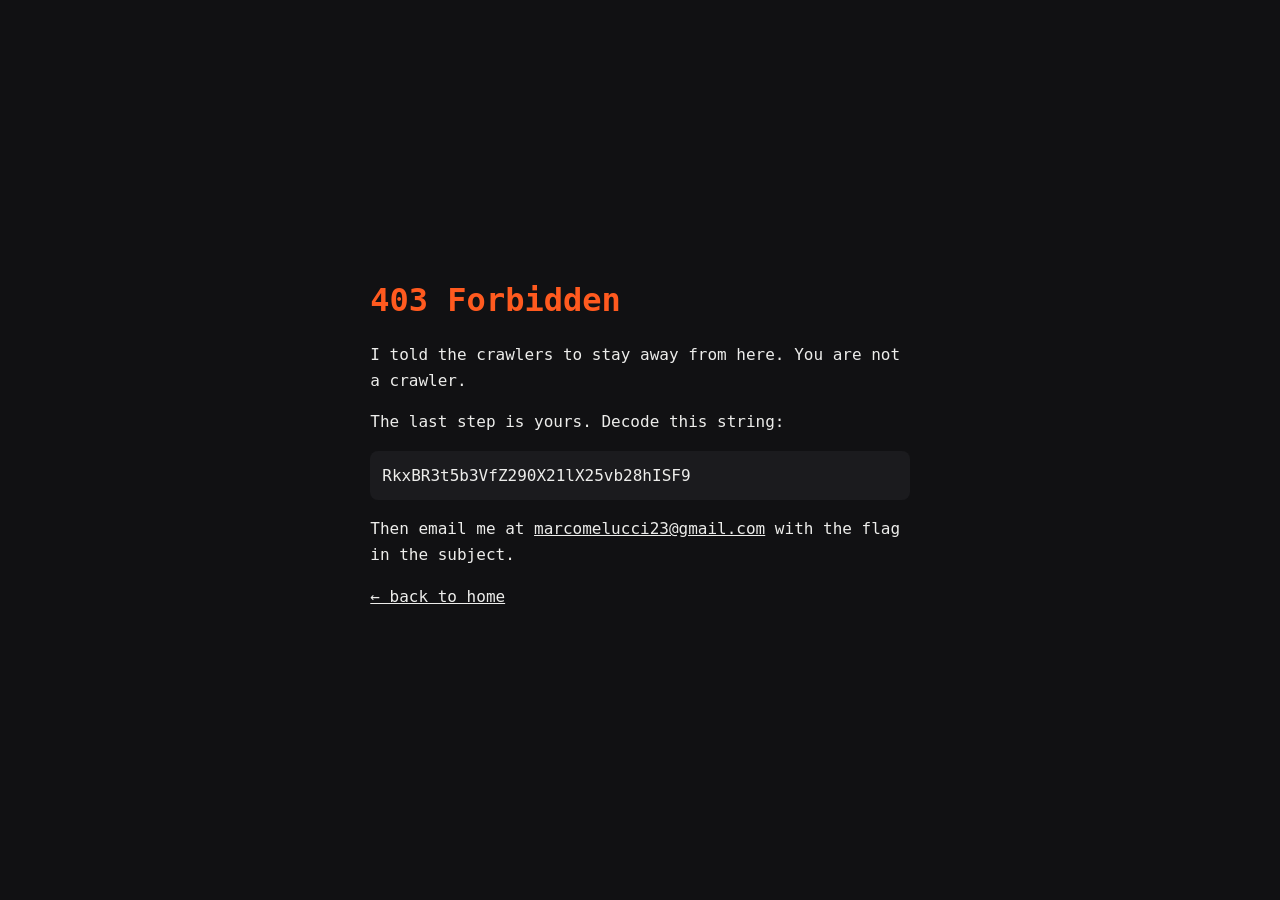
<file: friendlyhacker/index.html>
<!DOCTYPE html>
<html lang="en">
<head>
  <meta charset="UTF-8">
  <meta name="viewport" content="width=device-width, initial-scale=1">
  <meta name="robots" content="noindex, nofollow">
  <title>403 | Forbidden (more or less)</title>
  <style>
    body { margin:0; min-height:100vh; display:grid; place-items:center;
           background:#111113; color:#EDEDEB; font:16px/1.6 ui-monospace,Menlo,Consolas,monospace; }
    main { max-width:56ch; padding:24px; }
    h1 { color:#FF5A1F; margin:0 0 12px; }
    code { display:block; margin:16px 0; padding:12px; background:#1B1B1E; border-radius:8px; word-break:break-all; }
    a { color:#EDEDEB; }
  </style>
</head>
<body>
<main>
  <h1>403 Forbidden</h1>
  <p>I told the crawlers to stay away from here. You are not a crawler.</p>
  <p>The last step is yours. Decode this string:</p>
  <code>RkxBR3t5b3VfZ290X21lX25vb28hISF9</code>
  <p>Then email me at <a href="mailto:marcomelucci23@gmail.com?subject=I%20found%20the%20flag">marcomelucci23@gmail.com</a> with the flag in the subject.</p>
  <p><a href="/">&larr; back to home</a></p>
</main>
</body>
</html>
</file>
